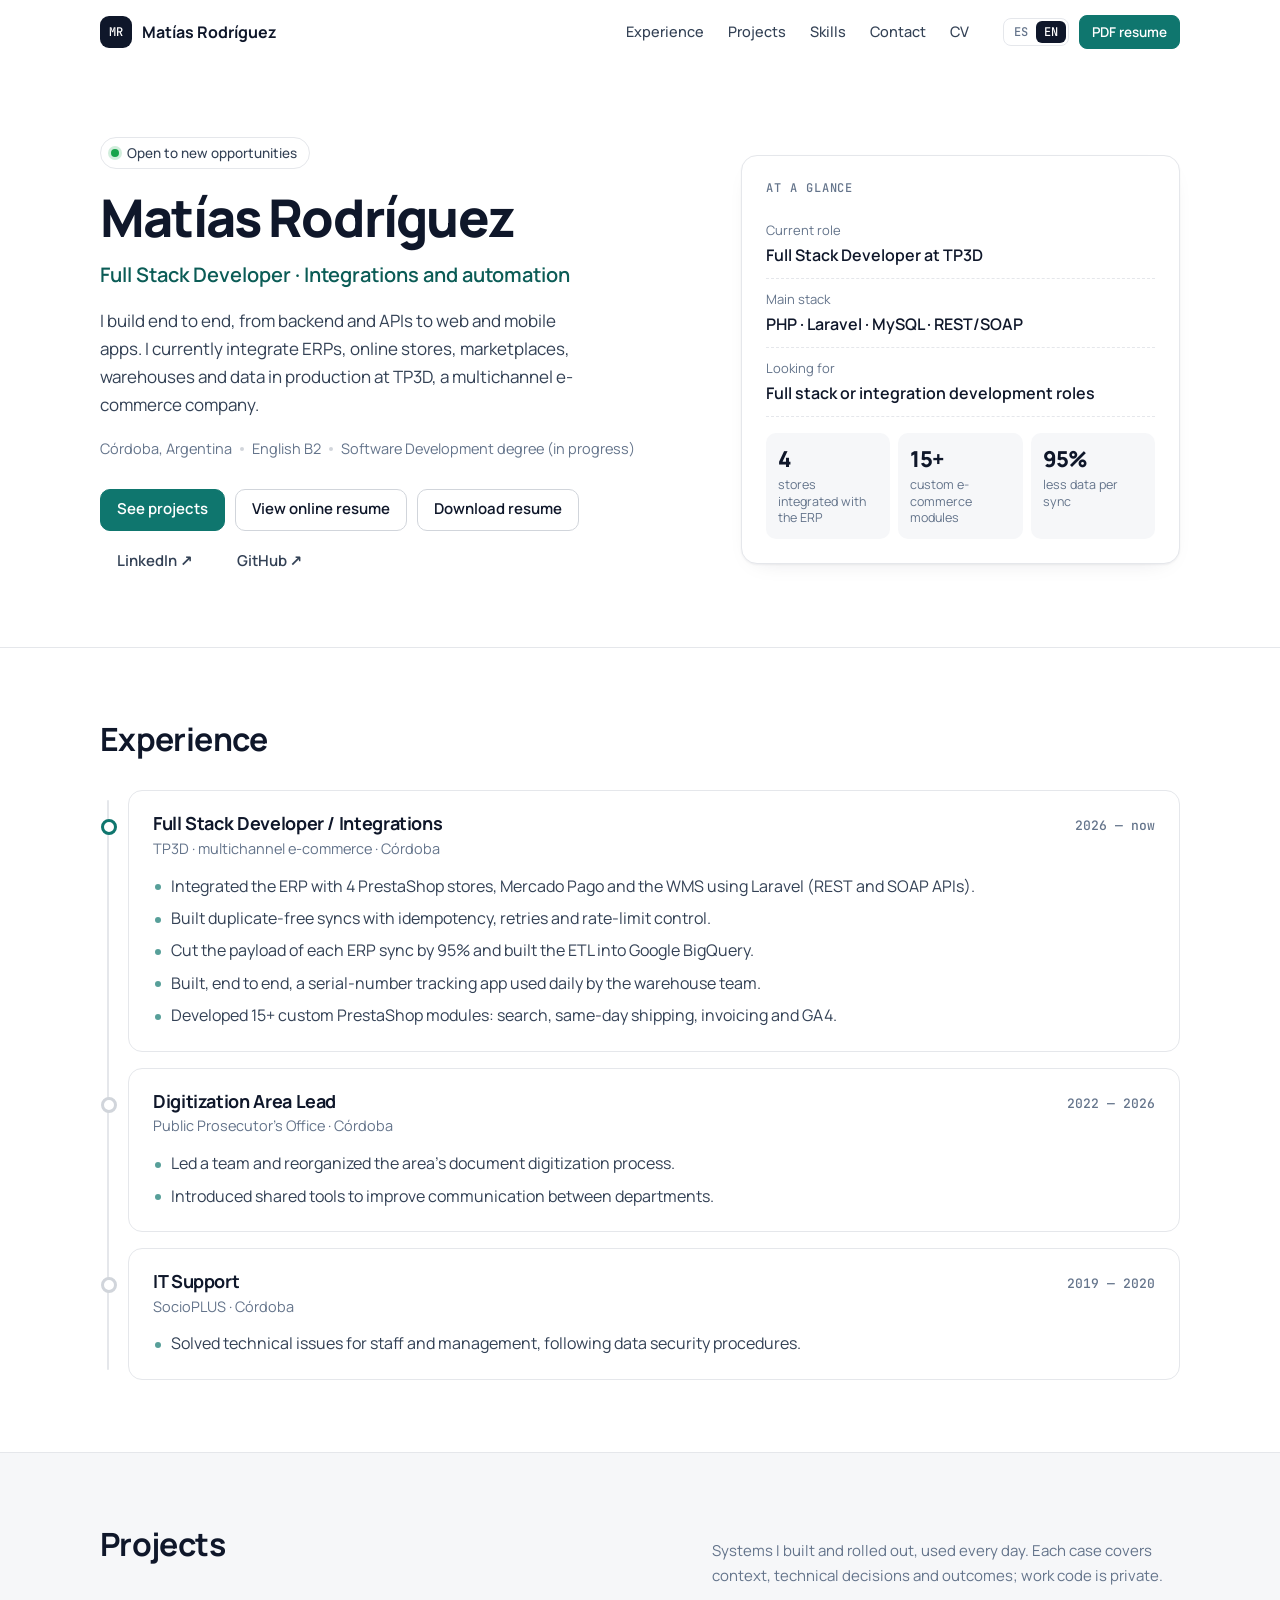
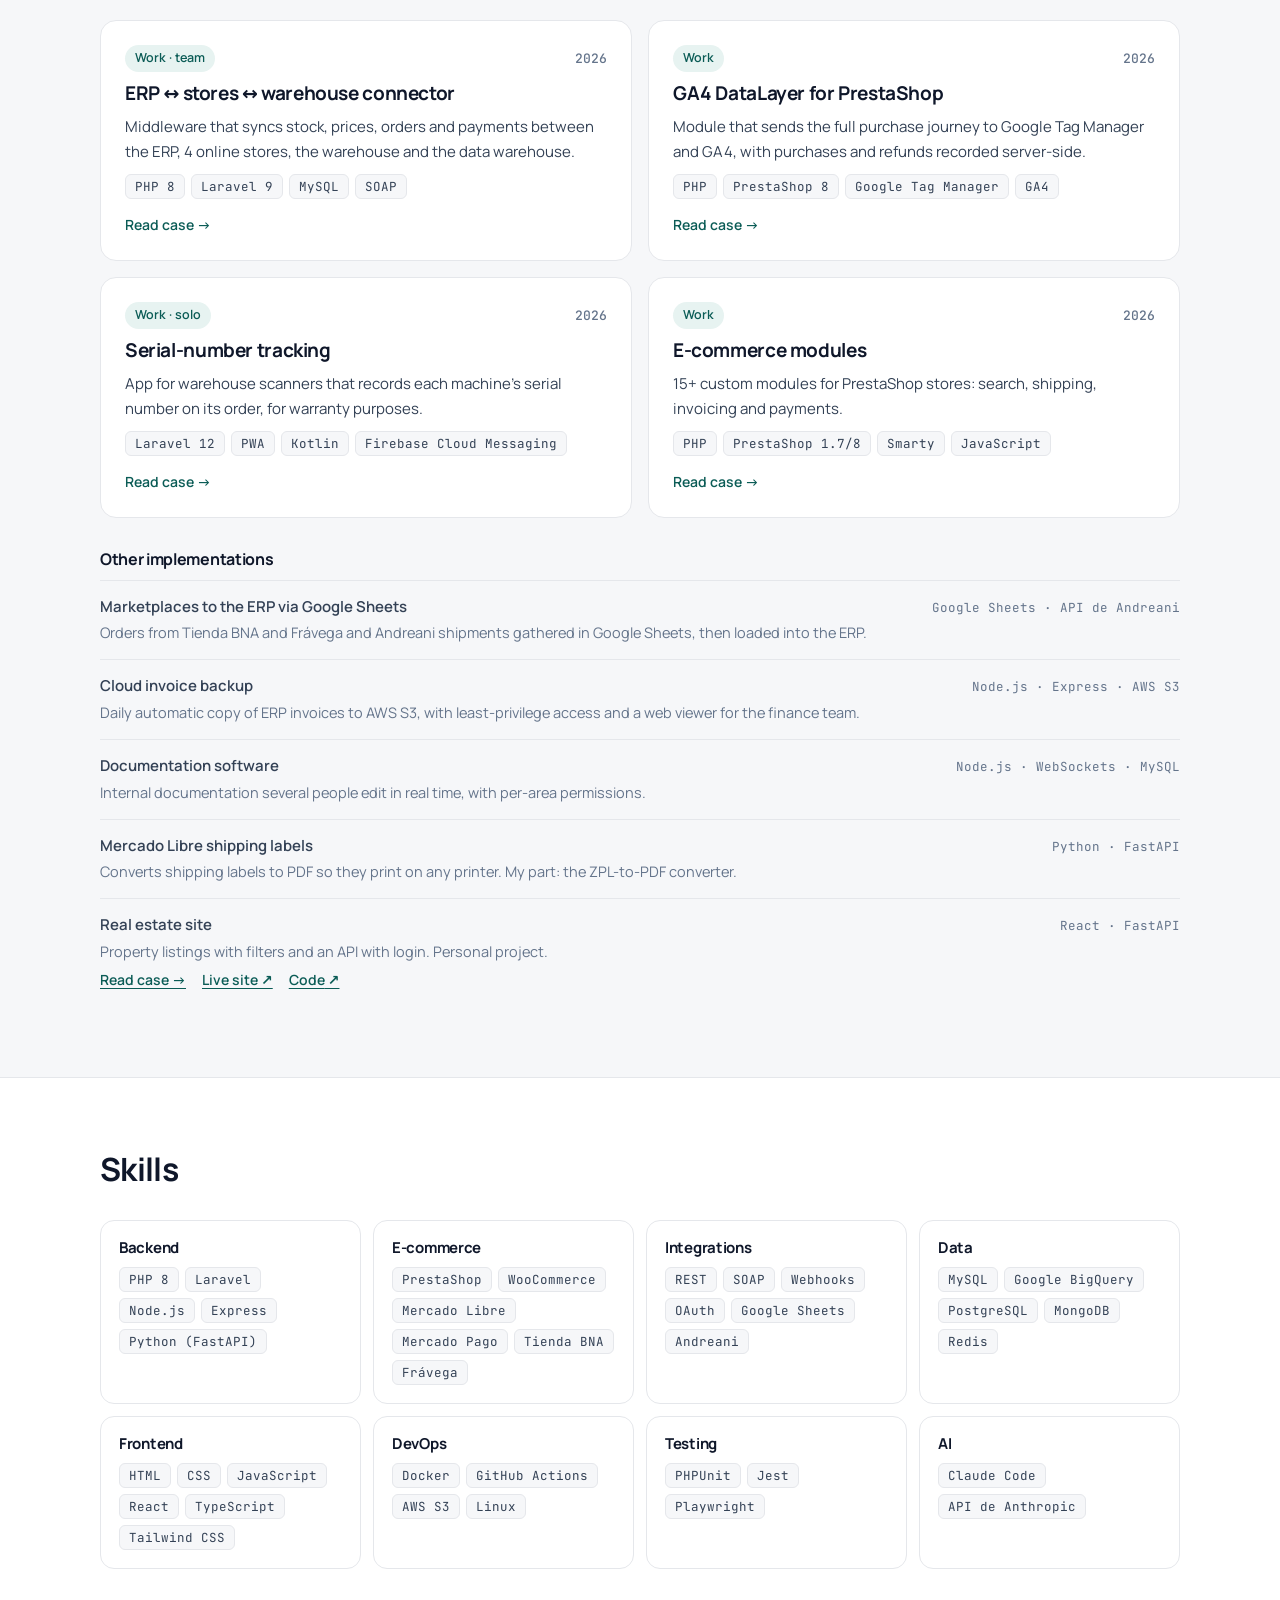
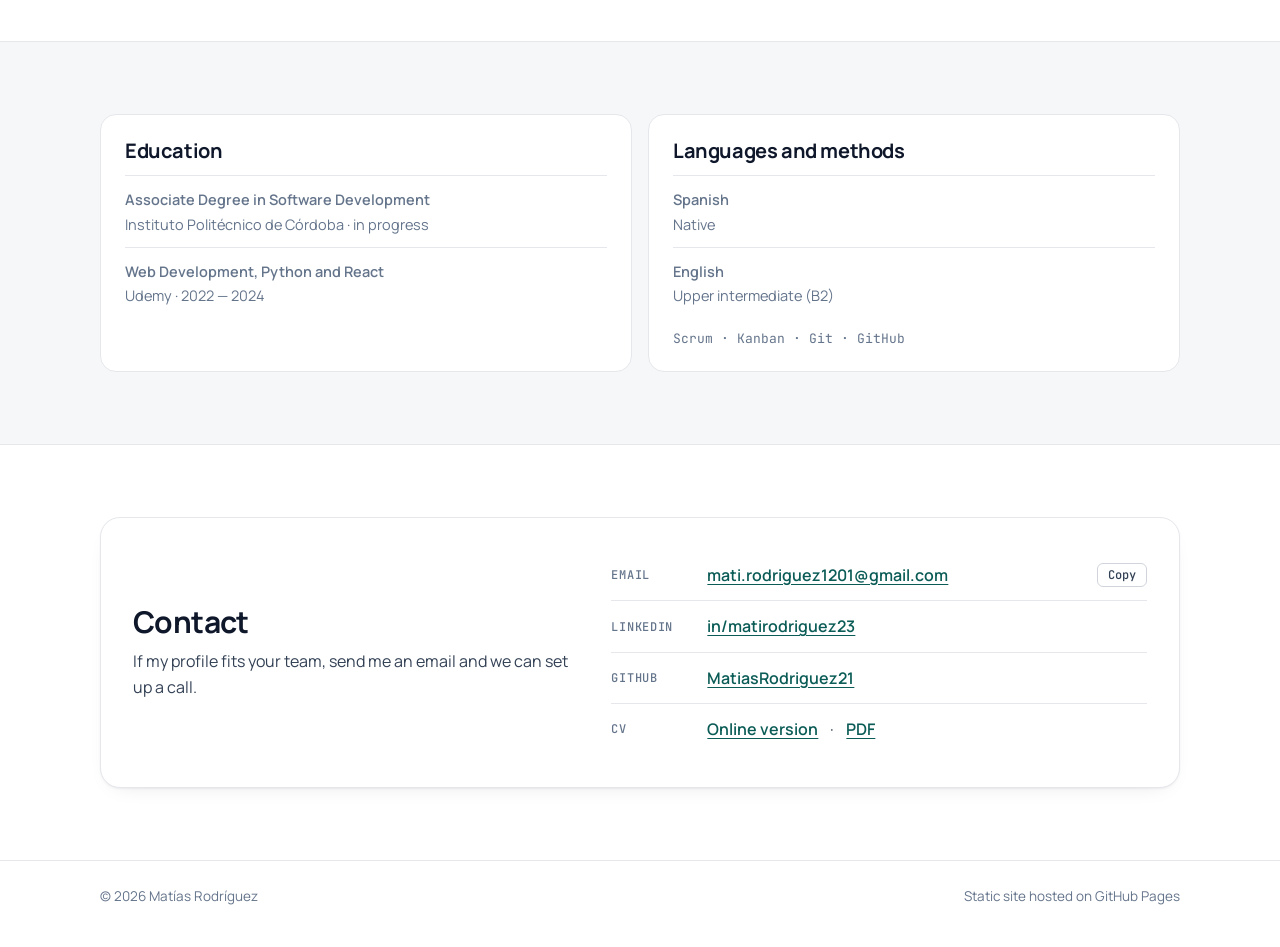
<file: index.html>
<!DOCTYPE html>
<html lang="es" data-lang="es">
<head>
  <meta charset="UTF-8">
  <meta name="viewport" content="width=device-width, initial-scale=1.0">
  <title>Matías Rodríguez — Desarrollador Full Stack</title>
  <meta name="description" content="Matías Rodríguez, desarrollador full stack en Córdoba, Argentina. Experiencia en integraciones, automatización y e-commerce.">
  <meta name="author" content="Matías Rodríguez">
  <meta name="theme-color" content="#ffffff" media="(prefers-color-scheme: light)">
  <meta name="theme-color" content="#0d1117" media="(prefers-color-scheme: dark)">
  <link rel="icon" href="favicon.svg" type="image/svg+xml">
  <link rel="preconnect" href="https://fonts.googleapis.com">
  <link rel="preconnect" href="https://fonts.gstatic.com" crossorigin>
  <link href="https://fonts.googleapis.com/css2?family=Manrope:wght@400;500;600;700;800&family=JetBrains+Mono:wght@400;500&display=swap" rel="stylesheet">
  <link rel="stylesheet" href="styles.css">
  <script>
    (function () {
      var lang = 'es';
      try { lang = localStorage.getItem('pp-lang') || (navigator.language || 'es').slice(0, 2); } catch (e) {}
      if (lang !== 'en') lang = 'es';
      document.documentElement.lang = lang;
      document.documentElement.dataset.lang = lang;
    })();
  </script>
</head>
<body data-title-es="Matías Rodríguez — Desarrollador Full Stack" data-title-en="Matías Rodríguez — Full Stack Developer">
  <a class="skip" href="#contenido"><span lang="es">Saltar al contenido</span><span lang="en">Skip to content</span></a>
  <header class="nav" id="nav">
    <div class="wrap nav__inner">
      <a class="brand" href="index.html">
        <span class="brand__mark" aria-hidden="true">MR</span>
        <span class="brand__name">Matías Rodríguez</span>
      </a>
      <nav class="nav__links" aria-label="Secciones">
        <a href="index.html#experiencia"><span lang="es">Experiencia</span><span lang="en">Experience</span></a>
        <a href="index.html#proyectos"><span lang="es">Proyectos</span><span lang="en">Projects</span></a>
        <a href="index.html#habilidades"><span lang="es">Habilidades</span><span lang="en">Skills</span></a>
        <a href="index.html#contacto"><span lang="es">Contacto</span><span lang="en">Contact</span></a>
        <a href="cv/">CV</a>
      </nav>
      <div class="nav__actions">
        <div class="lang" role="group" aria-label="Idioma / Language">
          <button type="button" data-set-lang="es" aria-pressed="true">ES</button>
          <button type="button" data-set-lang="en" aria-pressed="false">EN</button>
        </div>
        <a class="btn btn--small btn--solid" href="Rodriguez_Matias_CV.pdf" download><span lang="es">CV en PDF</span><span lang="en">PDF resume</span></a>
      </div>
    </div>
  </header>

  <main id="contenido">
    <!-- ============ Hero ============ -->
    <section class="hero">
      <div class="wrap hero__inner">
        <div class="hero__copy">
          <p class="status"><span class="dot" aria-hidden="true"></span><span lang="es">Abierto a nuevas oportunidades</span><span lang="en">Open to new opportunities</span></p>
          <h1>Matías Rodríguez</h1>
          <p class="hero__role"><span lang="es">Desarrollador Full Stack · Integraciones y automatización</span><span lang="en">Full Stack Developer · Integrations and automation</span></p>
          <p class="hero__bio" lang="es">Desarrollo de punta a punta, del backend y las APIs a aplicaciones web y móviles. Hoy integro ERP, tiendas online, marketplaces, depósito y datos en producción en TP3D, una empresa de e-commerce multicanal.</p><p class="hero__bio" lang="en">I build end to end, from backend and APIs to web and mobile apps. I currently integrate ERPs, online stores, marketplaces, warehouses and data in production at TP3D, a multichannel e-commerce company.</p>
          <ul class="facts">
            <li>Córdoba, Argentina</li>
            <li><span lang="es">Inglés B2</span><span lang="en">English B2</span></li>
            <li><span lang="es">Tecnicatura en Desarrollo de Software</span><span lang="en">Software Development degree (in progress)</span></li>
          </ul>
          <div class="hero__cta">
            <a class="btn btn--solid" href="#proyectos"><span lang="es">Ver proyectos</span><span lang="en">See projects</span></a>
            <a class="btn" href="cv/"><span lang="es">Ver CV online</span><span lang="en">View online resume</span></a>
            <a class="btn" href="Rodriguez_Matias_CV.pdf" download><span lang="es">Descargar CV</span><span lang="en">Download resume</span></a>
            <a class="btn btn--ghost" href="https://www.linkedin.com/in/matirodriguez23/" target="_blank" rel="noopener">LinkedIn ↗</a>
            <a class="btn btn--ghost" href="https://github.com/MatiasRodriguez21" target="_blank" rel="noopener">GitHub ↗</a>
          </div>
        </div>

        <aside class="summary" aria-label="Resumen">
          <p class="summary__label"><span lang="es">En pocas palabras</span><span lang="en">At a glance</span></p>
          <dl>
            <div><dt><span lang="es">Puesto actual</span><span lang="en">Current role</span></dt><dd><span lang="es">Desarrollador Full Stack en TP3D</span><span lang="en">Full Stack Developer at TP3D</span></dd></div>
            <div><dt><span lang="es">Stack principal</span><span lang="en">Main stack</span></dt><dd>PHP · Laravel · MySQL · REST/SOAP</dd></div>
            <div><dt><span lang="es">Busco</span><span lang="en">Looking for</span></dt><dd><span lang="es">Roles de desarrollo full stack o de integraciones</span><span lang="en">Full stack or integration development roles</span></dd></div>
          </dl>
          <ul class="stats">
            <li><strong>4</strong><span lang="es">tiendas integradas con el ERP</span><span lang="en">stores integrated with the ERP</span></li>
            <li><strong>15+</strong><span lang="es">módulos de e-commerce a medida</span><span lang="en">custom e-commerce modules</span></li>
            <li><strong>95%</strong><span lang="es">menos datos por sincronización</span><span lang="en">less data per sync</span></li>
          </ul>
        </aside>
      </div>
    </section>

    <!-- ============ Experiencia ============ -->
    <section class="section" id="experiencia">
      <div class="wrap">
        <header class="section__head">
          <h2><span lang="es">Experiencia</span><span lang="en">Experience</span></h2>
        </header>
        <ol class="timeline">
          <li class="job">
            <span class="job__dot" aria-hidden="true"></span>
            <div class="job__head">
              <h3><span lang="es">Desarrollador Full Stack / Integraciones</span><span lang="en">Full Stack Developer / Integrations</span></h3>
              <span class="job__when"><span lang="es">2026 — hoy</span><span lang="en">2026 — now</span></span>
            </div>
            <p class="job__org"><span lang="es">TP3D · e-commerce multicanal · Córdoba</span><span lang="en">TP3D · multichannel e-commerce · Córdoba</span></p>
            <ul class="list" lang="es"><li>Integré el ERP con 4 tiendas PrestaShop, Mercado Pago y el WMS en Laravel (APIs REST y SOAP).</li><li>Garanticé sincronizaciones sin duplicados con idempotencia, reintentos y control de rate limit.</li><li>Reduje un 95% la carga de cada sincronización con el ERP y armé el ETL a Google BigQuery.</li><li>Desarrollé de punta a punta una app de trazabilidad de seriales que el depósito usa a diario.</li><li>Creé más de 15 módulos PrestaShop a medida: buscador, envío en el día, Factura A y GA4.</li></ul><ul class="list" lang="en"><li>Integrated the ERP with 4 PrestaShop stores, Mercado Pago and the WMS using Laravel (REST and SOAP APIs).</li><li>Built duplicate-free syncs with idempotency, retries and rate-limit control.</li><li>Cut the payload of each ERP sync by 95% and built the ETL into Google BigQuery.</li><li>Built, end to end, a serial-number tracking app used daily by the warehouse team.</li><li>Developed 15+ custom PrestaShop modules: search, same-day shipping, invoicing and GA4.</li></ul>
          </li>
          <li class="job">
            <span class="job__dot" aria-hidden="true"></span>
            <div class="job__head">
              <h3><span lang="es">Encargado del área de Digitalización</span><span lang="en">Digitization Area Lead</span></h3>
              <span class="job__when"><span lang="es">2022 — 2026</span><span lang="en">2022 — 2026</span></span>
            </div>
            <p class="job__org"><span lang="es">Ministerio Público Fiscal · Córdoba</span><span lang="en">Public Prosecutor's Office · Córdoba</span></p>
            <ul class="list" lang="es"><li>Coordiné un equipo y reorganicé el proceso de digitalización de documentos del área.</li><li>Impulsé el uso de herramientas compartidas para mejorar la comunicación entre departamentos.</li></ul><ul class="list" lang="en"><li>Led a team and reorganized the area's document digitization process.</li><li>Introduced shared tools to improve communication between departments.</li></ul>
          </li>
          <li class="job">
            <span class="job__dot" aria-hidden="true"></span>
            <div class="job__head">
              <h3><span lang="es">Soporte técnico</span><span lang="en">IT Support</span></h3>
              <span class="job__when"><span lang="es">2019 — 2020</span><span lang="en">2019 — 2020</span></span>
            </div>
            <p class="job__org"><span lang="es">SocioPLUS · Córdoba</span><span lang="en">SocioPLUS · Córdoba</span></p>
            <ul class="list" lang="es"><li>Resolví incidencias técnicas de empleados y gerencia, aplicando procedimientos de seguridad de datos.</li></ul><ul class="list" lang="en"><li>Solved technical issues for staff and management, following data security procedures.</li></ul>
          </li>
        </ol>
      </div>
    </section>

    <!-- ============ Proyectos ============ -->
    <section class="section section--soft" id="proyectos">
      <div class="wrap">
        <header class="section__head">
          <h2><span lang="es">Proyectos</span><span lang="en">Projects</span></h2>
          <p class="section__note" lang="es">Sistemas que desarrollé e implementé, en uso todos los días. Cada caso tiene contexto, decisiones técnicas y resultados; el código de trabajo es privado.</p><p class="section__note" lang="en">Systems I built and rolled out, used every day. Each case covers context, technical decisions and outcomes; work code is private.</p>
        </header>
        <div class="pgrid">
          <article class="pcard">
            <div class="pcard__top">
              <span class="tag"><span lang="es">Trabajo · en equipo</span><span lang="en">Work · team</span></span>
              <span class="pcard__year">2026</span>
            </div>
            <h3><a class="pcard__link" href="proyectos/conector-erp.html"><span lang="es">Conector ERP ↔ tiendas ↔ depósito</span><span lang="en">ERP ↔ stores ↔ warehouse connector</span></a></h3>
            <p lang="es">Middleware que sincroniza stock, precios, pedidos y cobranzas entre el ERP, 4 tiendas online, el depósito y el data warehouse.</p><p lang="en">Middleware that syncs stock, prices, orders and payments between the ERP, 4 online stores, the warehouse and the data warehouse.</p>
            <ul class="chips"><li>PHP 8</li><li>Laravel 9</li><li>MySQL</li><li>SOAP</li></ul>
            <span class="pcard__more" aria-hidden="true"><span lang="es">Ver caso →</span><span lang="en">Read case →</span></span>
          </article>
          <article class="pcard">
            <div class="pcard__top">
              <span class="tag"><span lang="es">Trabajo</span><span lang="en">Work</span></span>
              <span class="pcard__year">2026</span>
            </div>
            <h3><a class="pcard__link" href="proyectos/datalayer-ga4.html"><span lang="es">DataLayer GA4 para PrestaShop</span><span lang="en">GA4 DataLayer for PrestaShop</span></a></h3>
            <p lang="es">Módulo que envía a Google Tag Manager y GA4 todo el recorrido de compra, con las compras y reembolsos registrados desde el servidor.</p><p lang="en">Module that sends the full purchase journey to Google Tag Manager and GA4, with purchases and refunds recorded server-side.</p>
            <ul class="chips"><li>PHP</li><li>PrestaShop 8</li><li>Google Tag Manager</li><li>GA4</li></ul>
            <span class="pcard__more" aria-hidden="true"><span lang="es">Ver caso →</span><span lang="en">Read case →</span></span>
          </article>
          <article class="pcard">
            <div class="pcard__top">
              <span class="tag"><span lang="es">Trabajo · propio</span><span lang="en">Work · solo</span></span>
              <span class="pcard__year">2026</span>
            </div>
            <h3><a class="pcard__link" href="proyectos/trazabilidad-seriales.html"><span lang="es">Trazabilidad de seriales</span><span lang="en">Serial-number tracking</span></a></h3>
            <p lang="es">App para los escáneres del depósito que registra el número de serie de cada máquina en su pedido, para la garantía.</p><p lang="en">App for warehouse scanners that records each machine’s serial number on its order, for warranty purposes.</p>
            <ul class="chips"><li>Laravel 12</li><li>PWA</li><li>Kotlin</li><li>Firebase Cloud Messaging</li></ul>
            <span class="pcard__more" aria-hidden="true"><span lang="es">Ver caso →</span><span lang="en">Read case →</span></span>
          </article>
          <article class="pcard">
            <div class="pcard__top">
              <span class="tag"><span lang="es">Trabajo</span><span lang="en">Work</span></span>
              <span class="pcard__year">2026</span>
            </div>
            <h3><a class="pcard__link" href="proyectos/modulos-ecommerce.html"><span lang="es">Módulos de e-commerce</span><span lang="en">E-commerce modules</span></a></h3>
            <p lang="es">Más de 15 módulos a medida para tiendas PrestaShop: búsqueda, envíos, facturación y pagos.</p><p lang="en">15+ custom modules for PrestaShop stores: search, shipping, invoicing and payments.</p>
            <ul class="chips"><li>PHP</li><li>PrestaShop 1.7/8</li><li>Smarty</li><li>JavaScript</li></ul>
            <span class="pcard__more" aria-hidden="true"><span lang="es">Ver caso →</span><span lang="en">Read case →</span></span>
          </article>
        </div>
        <div class="others">
          <h3><span lang="es">Otras implementaciones</span><span lang="en">Other implementations</span></h3>
          <ul>
            <li>
              <div class="others__main"><strong><span lang="es">Marketplaces al ERP vía Google Sheets</span><span lang="en">Marketplaces to the ERP via Google Sheets</span></strong><p lang="es">Pedidos de Tienda BNA y Frávega y envíos de Andreani en Google Sheets, y de ahí cargados al ERP.</p><p lang="en">Orders from Tienda BNA and Frávega and Andreani shipments gathered in Google Sheets, then loaded into the ERP.</p></div>
              <span class="others__stack">Google Sheets · API de Andreani</span>
              
            </li>
            <li>
              <div class="others__main"><strong><span lang="es">Backup de facturas en la nube</span><span lang="en">Cloud invoice backup</span></strong><p lang="es">Copia diaria y automática de las facturas del ERP a AWS S3, con permisos mínimos y un visor web para Administración.</p><p lang="en">Daily automatic copy of ERP invoices to AWS S3, with least-privilege access and a web viewer for the finance team.</p></div>
              <span class="others__stack">Node.js · Express · AWS S3</span>
              
            </li>
            <li>
              <div class="others__main"><strong><span lang="es">Software de documentación</span><span lang="en">Documentation software</span></strong><p lang="es">Documentación interna que varias personas editan en tiempo real, con permisos por área.</p><p lang="en">Internal documentation several people edit in real time, with per-area permissions.</p></div>
              <span class="others__stack">Node.js · WebSockets · MySQL</span>
              
            </li>
            <li>
              <div class="others__main"><strong><span lang="es">Etiquetas de Mercado Libre</span><span lang="en">Mercado Libre shipping labels</span></strong><p lang="es">Conversor de etiquetas de envío a PDF para imprimir en cualquier impresora. Mi aporte: el conversor ZPL a PDF.</p><p lang="en">Converts shipping labels to PDF so they print on any printer. My part: the ZPL-to-PDF converter.</p></div>
              <span class="others__stack">Python · FastAPI</span>
              
            </li>
            <li>
              <div class="others__main"><strong><span lang="es">Gestión inmobiliaria</span><span lang="en">Real estate site</span></strong><p lang="es">Sitio de propiedades con filtros y una API con inicio de sesión. Proyecto personal.</p><p lang="en">Property listings with filters and an API with login. Personal project.</p></div>
              <span class="others__stack">React · FastAPI</span>
              <span class="others__links"><a href="proyectos/inmobiliaria.html"><span lang="es">Ver caso</span><span lang="en">Read case</span> →</a> <a href="https://inmobiliaria-app-theta.vercel.app/" target="_blank" rel="noopener"><span lang="es">Ver sitio</span><span lang="en">Live site</span> ↗</a> <a href="https://github.com/MatiasRodriguez21/inmobiliaria-app" target="_blank" rel="noopener"><span lang="es">Código</span><span lang="en">Code</span> ↗</a></span>
            </li>
          </ul>
        </div>
      </div>
    </section>

    <!-- ============ Habilidades ============ -->
    <section class="section" id="habilidades">
      <div class="wrap">
        <header class="section__head">
          <h2><span lang="es">Habilidades</span><span lang="en">Skills</span></h2>
        </header>
        <div class="sgrid">
          <div class="scard">
            <h3><span lang="es">Backend</span><span lang="en">Backend</span></h3>
            <ul class="chips"><li>PHP 8</li><li>Laravel</li><li>Node.js</li><li>Express</li><li>Python (FastAPI)</li></ul>
          </div>
          <div class="scard">
            <h3><span lang="es">E-commerce</span><span lang="en">E-commerce</span></h3>
            <ul class="chips"><li>PrestaShop</li><li>WooCommerce</li><li>Mercado Libre</li><li>Mercado Pago</li><li>Tienda BNA</li><li>Frávega</li></ul>
          </div>
          <div class="scard">
            <h3><span lang="es">Integraciones</span><span lang="en">Integrations</span></h3>
            <ul class="chips"><li>REST</li><li>SOAP</li><li>Webhooks</li><li>OAuth</li><li>Google Sheets</li><li>Andreani</li></ul>
          </div>
          <div class="scard">
            <h3><span lang="es">Datos</span><span lang="en">Data</span></h3>
            <ul class="chips"><li>MySQL</li><li>Google BigQuery</li><li>PostgreSQL</li><li>MongoDB</li><li>Redis</li></ul>
          </div>
          <div class="scard">
            <h3><span lang="es">Frontend</span><span lang="en">Frontend</span></h3>
            <ul class="chips"><li>HTML</li><li>CSS</li><li>JavaScript</li><li>React</li><li>TypeScript</li><li>Tailwind CSS</li></ul>
          </div>
          <div class="scard">
            <h3><span lang="es">DevOps</span><span lang="en">DevOps</span></h3>
            <ul class="chips"><li>Docker</li><li>GitHub Actions</li><li>AWS S3</li><li>Linux</li></ul>
          </div>
          <div class="scard">
            <h3><span lang="es">Testing</span><span lang="en">Testing</span></h3>
            <ul class="chips"><li>PHPUnit</li><li>Jest</li><li>Playwright</li></ul>
          </div>
          <div class="scard">
            <h3><span lang="es">IA</span><span lang="en">AI</span></h3>
            <ul class="chips"><li>Claude Code</li><li>API de Anthropic</li></ul>
          </div>
        </div>
      </div>
    </section>

    <!-- ============ Formación e idiomas ============ -->
    <section class="section section--soft" id="formacion">
      <div class="wrap">
        <div class="duo">
          <div class="card">
            <h2 class="card__title"><span lang="es">Formación</span><span lang="en">Education</span></h2>
            <ul class="plain">
              <li><strong><span lang="es">Tecnicatura en Desarrollo de Software</span><span lang="en">Associate Degree in Software Development</span></strong><span>Instituto Politécnico de Córdoba · <span lang="es">en curso</span><span lang="en">in progress</span></span></li>
              <li><strong><span lang="es">Desarrollo Web, Python y React</span><span lang="en">Web Development, Python and React</span></strong><span>Udemy · 2022 — 2024</span></li>
            </ul>
          </div>
          <div class="card">
            <h2 class="card__title"><span lang="es">Idiomas y métodos</span><span lang="en">Languages and methods</span></h2>
            <ul class="plain">
              <li><strong><span lang="es">Español</span><span lang="en">Spanish</span></strong><span><span lang="es">Nativo</span><span lang="en">Native</span></span></li>
              <li><strong><span lang="es">Inglés</span><span lang="en">English</span></strong><span><span lang="es">Intermedio alto (B2)</span><span lang="en">Upper intermediate (B2)</span></span></li>
            </ul>
            <p class="card__note">Scrum · Kanban · Git · GitHub</p>
          </div>
        </div>
      </div>
    </section>

    <!-- ============ Contacto ============ -->
    <section class="section" id="contacto">
      <div class="wrap">
        <div class="contact">
          <div>
            <h2><span lang="es">Contacto</span><span lang="en">Contact</span></h2>
            <p lang="es">Si mi perfil encaja con tu equipo, escribime y coordinamos una charla.</p><p lang="en">If my profile fits your team, send me an email and we can set up a call.</p>
          </div>
          <ul class="contact__list">
            <li><span class="contact__k">Email</span><a href="mailto:mati.rodriguez1201@gmail.com">mati.rodriguez1201@gmail.com</a><button type="button" class="copy" id="copy" data-email="mati.rodriguez1201@gmail.com"><span lang="es">Copiar</span><span lang="en">Copy</span></button></li>
            <li><span class="contact__k">LinkedIn</span><a href="https://www.linkedin.com/in/matirodriguez23/" target="_blank" rel="noopener">in/matirodriguez23</a></li>
            <li><span class="contact__k">GitHub</span><a href="https://github.com/MatiasRodriguez21" target="_blank" rel="noopener">MatiasRodriguez21</a></li>
            <li><span class="contact__k">CV</span><a href="cv/"><span lang="es">Versión online</span><span lang="en">Online version</span></a> · <a href="Rodriguez_Matias_CV.pdf" download>PDF</a></li>
          </ul>
        </div>
      </div>
    </section>
  </main>

  <footer class="foot">
    <div class="wrap foot__inner">
      <span>© 2026 Matías Rodríguez</span>
      <span><span lang="es">Sitio estático alojado en GitHub Pages</span><span lang="en">Static site hosted on GitHub Pages</span></span>
    </div>
  </footer>
  <script src="script.js"></script>
</body>
</html>
</file>
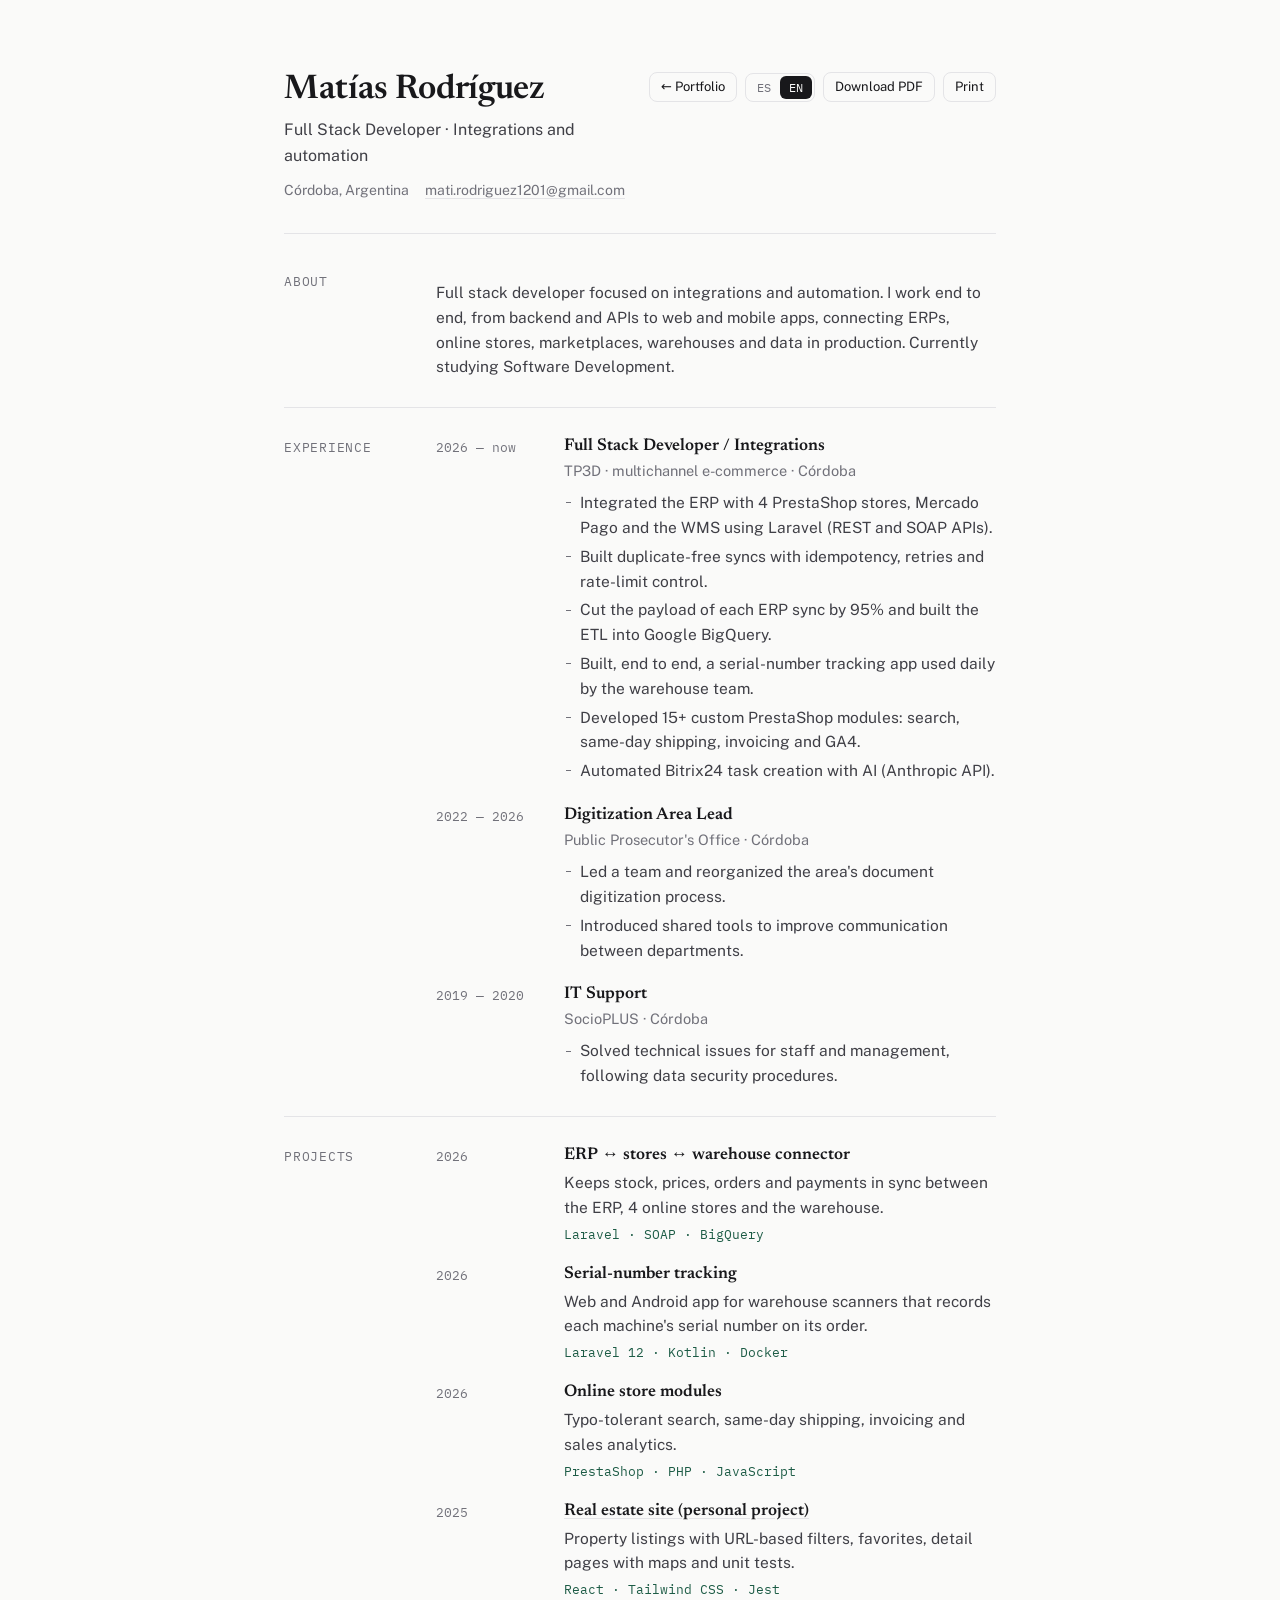
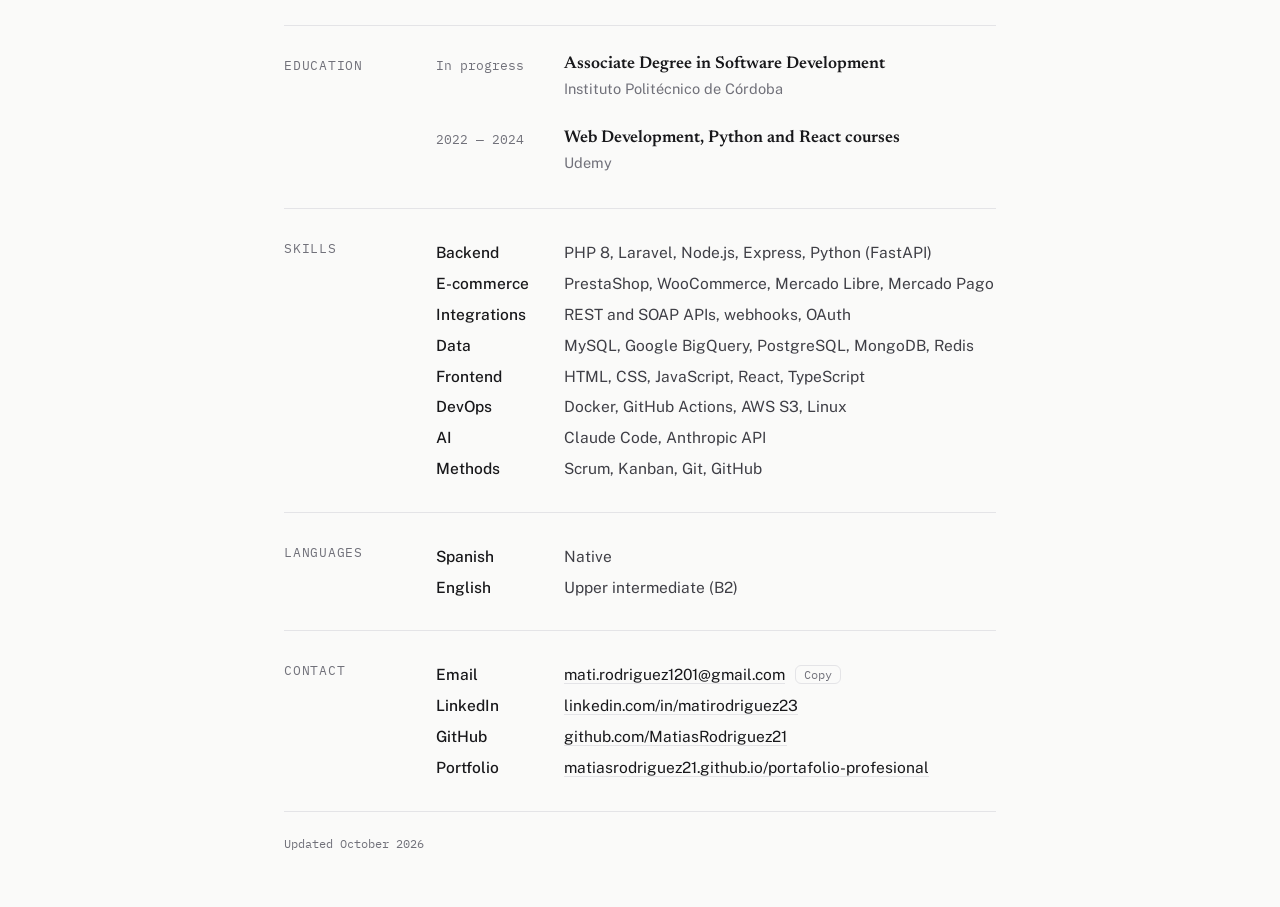
<file: cv/index.html>
<!DOCTYPE html>
<html lang="es" data-lang="es">
<head>
  <meta charset="UTF-8">
  <meta name="viewport" content="width=device-width, initial-scale=1.0">
  <title>Matías Rodríguez — CV</title>
  <meta name="description" content="Currículum de Matías Rodríguez, desarrollador full stack en Córdoba, Argentina. Integraciones, automatización y e-commerce.">
  <meta name="author" content="Matías Rodríguez">
  <meta name="theme-color" content="#fafaf9" media="(prefers-color-scheme: light)">
  <meta name="theme-color" content="#141414" media="(prefers-color-scheme: dark)">
  <link rel="icon" href="../favicon.svg" type="image/svg+xml">
  <link rel="preconnect" href="https://fonts.googleapis.com">
  <link rel="preconnect" href="https://fonts.gstatic.com" crossorigin>
  <link href="https://fonts.googleapis.com/css2?family=Newsreader:opsz,wght@6..72,500;6..72,600&family=Public+Sans:wght@400;500;600&family=IBM+Plex+Mono:wght@400&display=swap" rel="stylesheet">
  <link rel="stylesheet" href="styles.css">
  <script>
    // Idioma: el elegido antes, o el del navegador.
    (function () {
      var lang = 'es';
      try { lang = localStorage.getItem('pp-lang') || (navigator.language || 'es').slice(0, 2); } catch (e) {}
      if (lang !== 'en') lang = 'es';
      document.documentElement.lang = lang;
      document.documentElement.dataset.lang = lang;
    })();
  </script>
</head>
<body>
  <main class="cv">

    <!-- ============ Encabezado ============ -->
    <header class="top">
      <div class="top__id">
        <h1>Matías Rodríguez</h1>
        <p class="top__role">
          <span lang="es">Desarrollador Full Stack · Integraciones y automatización</span>
          <span lang="en">Full Stack Developer · Integrations and automation</span>
        </p>
        <p class="top__meta">
          <span>Córdoba, Argentina</span>
          <a href="mailto:mati.rodriguez1201@gmail.com">mati.rodriguez1201@gmail.com</a>
        </p>
      </div>

      <nav class="tools" aria-label="Opciones">
        <a class="tool" href="../index.html"><span lang="es">← Portafolio</span><span lang="en">← Portfolio</span></a>
        <div class="lang" role="group" aria-label="Idioma / Language">
          <button type="button" data-set-lang="es" aria-pressed="true">ES</button>
          <button type="button" data-set-lang="en" aria-pressed="false">EN</button>
        </div>
        <a class="tool" href="../Rodriguez_Matias_CV.pdf" download>
          <span lang="es">Descargar PDF</span><span lang="en">Download PDF</span>
        </a>
        <button class="tool" type="button" id="print">
          <span lang="es">Imprimir</span><span lang="en">Print</span>
        </button>
      </nav>
    </header>

    <!-- ============ Perfil ============ -->
    <section class="row">
      <h2><span lang="es">Perfil</span><span lang="en">About</span></h2>
      <div class="row__body">
        <p lang="es">Desarrollador full stack orientado a integraciones y automatización. Trabajo de punta a punta, del backend y las APIs a aplicaciones web y móviles, conectando ERP, tiendas online, marketplaces, depósito y datos en producción. Estudio la Tecnicatura en Desarrollo de Software.</p>
        <p lang="en">Full stack developer focused on integrations and automation. I work end to end, from backend and APIs to web and mobile apps, connecting ERPs, online stores, marketplaces, warehouses and data in production. Currently studying Software Development.</p>
      </div>
    </section>

    <!-- ============ Experiencia ============ -->
    <section class="row">
      <h2><span lang="es">Experiencia</span><span lang="en">Experience</span></h2>
      <div class="row__body">

        <article class="item">
          <p class="item__when"><span lang="es">2026 — hoy</span><span lang="en">2026 — now</span></p>
          <div>
            <h3>
              <span lang="es">Desarrollador Full Stack / Integraciones</span>
              <span lang="en">Full Stack Developer / Integrations</span>
            </h3>
            <p class="item__org">
              <span lang="es">TP3D · e-commerce multicanal · Córdoba</span>
              <span lang="en">TP3D · multichannel e-commerce · Córdoba</span>
            </p>
            <ul lang="es">
              <li>Integré el ERP con 4 tiendas PrestaShop, Mercado Pago y el WMS en Laravel (APIs REST y SOAP).</li>
              <li>Garanticé sincronizaciones sin duplicados con idempotencia, reintentos y control de rate limit.</li>
              <li>Reduje un 95% la carga de cada sincronización con el ERP y armé el ETL a Google BigQuery.</li>
              <li>Desarrollé de punta a punta una app de trazabilidad de seriales que el depósito usa a diario.</li>
              <li>Creé más de 15 módulos PrestaShop a medida: buscador, envío en el día, Factura A y GA4.</li>
              <li>Automaticé la creación de tareas en Bitrix24 con IA (API de Anthropic).</li>
            </ul>
            <ul lang="en">
              <li>Integrated the ERP with 4 PrestaShop stores, Mercado Pago and the WMS using Laravel (REST and SOAP APIs).</li>
              <li>Built duplicate-free syncs with idempotency, retries and rate-limit control.</li>
              <li>Cut the payload of each ERP sync by 95% and built the ETL into Google BigQuery.</li>
              <li>Built, end to end, a serial-number tracking app used daily by the warehouse team.</li>
              <li>Developed 15+ custom PrestaShop modules: search, same-day shipping, invoicing and GA4.</li>
              <li>Automated Bitrix24 task creation with AI (Anthropic API).</li>
            </ul>
          </div>
        </article>

        <article class="item">
          <p class="item__when">2022 — 2026</p>
          <div>
            <h3>
              <span lang="es">Encargado del área de Digitalización</span>
              <span lang="en">Digitization Area Lead</span>
            </h3>
            <p class="item__org">
              <span lang="es">Ministerio Público Fiscal · Córdoba</span>
              <span lang="en">Public Prosecutor's Office · Córdoba</span>
            </p>
            <ul lang="es">
              <li>Coordiné un equipo y reorganicé el proceso de digitalización de documentos del área.</li>
              <li>Impulsé el uso de herramientas compartidas para mejorar la comunicación entre departamentos.</li>
            </ul>
            <ul lang="en">
              <li>Led a team and reorganized the area's document digitization process.</li>
              <li>Introduced shared tools to improve communication between departments.</li>
            </ul>
          </div>
        </article>

        <article class="item">
          <p class="item__when">2019 — 2020</p>
          <div>
            <h3>
              <span lang="es">Soporte técnico</span>
              <span lang="en">IT Support</span>
            </h3>
            <p class="item__org">SocioPLUS · Córdoba</p>
            <ul lang="es">
              <li>Resolví incidencias técnicas de empleados y gerencia, aplicando procedimientos de seguridad de datos.</li>
            </ul>
            <ul lang="en">
              <li>Solved technical issues for staff and management, following data security procedures.</li>
            </ul>
          </div>
        </article>
      </div>
    </section>

    <!-- ============ Proyectos ============ -->
    <section class="row">
      <h2><span lang="es">Proyectos</span><span lang="en">Projects</span></h2>
      <div class="row__body">
        <article class="item">
          <p class="item__when">2026</p>
          <div>
            <h3><span lang="es">Conector ERP ↔ tiendas ↔ depósito</span><span lang="en">ERP ↔ stores ↔ warehouse connector</span></h3>
            <p lang="es">Sincroniza stock, precios, pedidos y cobranzas entre el ERP, 4 tiendas online y el depósito.</p>
            <p lang="en">Keeps stock, prices, orders and payments in sync between the ERP, 4 online stores and the warehouse.</p>
            <p class="item__stack">Laravel · SOAP · BigQuery</p>
          </div>
        </article>
        <article class="item">
          <p class="item__when">2026</p>
          <div>
            <h3><span lang="es">Trazabilidad de seriales</span><span lang="en">Serial-number tracking</span></h3>
            <p lang="es">App web y Android para escáneres de depósito que registra el serial de cada máquina en su pedido.</p>
            <p lang="en">Web and Android app for warehouse scanners that records each machine's serial number on its order.</p>
            <p class="item__stack">Laravel 12 · Kotlin · Docker</p>
          </div>
        </article>
        <article class="item">
          <p class="item__when">2026</p>
          <div>
            <h3><span lang="es">Módulos para tienda online</span><span lang="en">Online store modules</span></h3>
            <p lang="es">Buscador tolerante a errores, envío en el día, Factura A y analítica de ventas.</p>
            <p lang="en">Typo-tolerant search, same-day shipping, invoicing and sales analytics.</p>
            <p class="item__stack">PrestaShop · PHP · JavaScript</p>
          </div>
        </article>
        <article class="item">
          <p class="item__when">2025</p>
          <div>
            <h3>
              <a href="https://inmobiliaria-app-theta.vercel.app/" target="_blank" rel="noopener">
                <span lang="es">Inmobiliaria (proyecto personal)</span><span lang="en">Real estate site (personal project)</span>
              </a>
            </h3>
            <p lang="es">Listado de propiedades con filtros en la URL, favoritos, ficha con mapa y tests unitarios.</p>
            <p lang="en">Property listings with URL-based filters, favorites, detail pages with maps and unit tests.</p>
            <p class="item__stack">React · Tailwind CSS · Jest</p>
          </div>
        </article>
      </div>
    </section>

    <!-- ============ Educación ============ -->
    <section class="row">
      <h2><span lang="es">Educación</span><span lang="en">Education</span></h2>
      <div class="row__body">
        <article class="item">
          <p class="item__when"><span lang="es">En curso</span><span lang="en">In progress</span></p>
          <div>
            <h3><span lang="es">Tecnicatura en Desarrollo de Software</span><span lang="en">Associate Degree in Software Development</span></h3>
            <p class="item__org">Instituto Politécnico de Córdoba</p>
          </div>
        </article>
        <article class="item">
          <p class="item__when">2022 — 2024</p>
          <div>
            <h3><span lang="es">Cursos de Desarrollo Web, Python y React</span><span lang="en">Web Development, Python and React courses</span></h3>
            <p class="item__org">Udemy</p>
          </div>
        </article>
      </div>
    </section>

    <!-- ============ Habilidades ============ -->
    <section class="row">
      <h2><span lang="es">Habilidades</span><span lang="en">Skills</span></h2>
      <div class="row__body">
        <dl class="skills">
          <div><dt>Backend</dt><dd>PHP 8, Laravel, Node.js, Express, Python (FastAPI)</dd></div>
          <div><dt>E-commerce</dt><dd>PrestaShop, WooCommerce, Mercado Libre, Mercado Pago</dd></div>
          <div><dt><span lang="es">Integraciones</span><span lang="en">Integrations</span></dt><dd><span lang="es">APIs REST y SOAP, webhooks, OAuth</span><span lang="en">REST and SOAP APIs, webhooks, OAuth</span></dd></div>
          <div><dt><span lang="es">Datos</span><span lang="en">Data</span></dt><dd>MySQL, Google BigQuery, PostgreSQL, MongoDB, Redis</dd></div>
          <div><dt>Frontend</dt><dd>HTML, CSS, JavaScript, React, TypeScript</dd></div>
          <div><dt>DevOps</dt><dd>Docker, GitHub Actions, AWS S3, Linux</dd></div>
          <div><dt><span lang="es">IA</span><span lang="en">AI</span></dt><dd>Claude Code, <span lang="es">API de Anthropic</span><span lang="en">Anthropic API</span></dd></div>
          <div><dt><span lang="es">Métodos</span><span lang="en">Methods</span></dt><dd>Scrum, Kanban, Git, GitHub</dd></div>
        </dl>
      </div>
    </section>

    <!-- ============ Idiomas ============ -->
    <section class="row">
      <h2><span lang="es">Idiomas</span><span lang="en">Languages</span></h2>
      <div class="row__body">
        <dl class="skills">
          <div><dt><span lang="es">Español</span><span lang="en">Spanish</span></dt><dd><span lang="es">Nativo</span><span lang="en">Native</span></dd></div>
          <div><dt><span lang="es">Inglés</span><span lang="en">English</span></dt><dd><span lang="es">Intermedio alto (B2)</span><span lang="en">Upper intermediate (B2)</span></dd></div>
        </dl>
      </div>
    </section>

    <!-- ============ Contacto ============ -->
    <section class="row">
      <h2><span lang="es">Contacto</span><span lang="en">Contact</span></h2>
      <div class="row__body">
        <dl class="skills links">
          <div>
            <dt>Email</dt>
            <dd>
              <a href="mailto:mati.rodriguez1201@gmail.com">mati.rodriguez1201@gmail.com</a>
              <button type="button" class="copy" id="copy" data-email="mati.rodriguez1201@gmail.com">
                <span lang="es">Copiar</span><span lang="en">Copy</span>
              </button>
            </dd>
          </div>
          <div><dt>LinkedIn</dt><dd><a href="https://www.linkedin.com/in/matirodriguez23/" target="_blank" rel="noopener">linkedin.com/in/matirodriguez23</a></dd></div>
          <div><dt>GitHub</dt><dd><a href="https://github.com/MatiasRodriguez21" target="_blank" rel="noopener">github.com/MatiasRodriguez21</a></dd></div>
          <div><dt><span lang="es">Portafolio</span><span lang="en">Portfolio</span></dt><dd><a href="https://matiasrodriguez21.github.io/portafolio-profesional/index.html" target="_blank" rel="noopener">matiasrodriguez21.github.io/portafolio-profesional</a></dd></div>
        </dl>
      </div>
    </section>

    <footer class="foot">
      <span lang="es">Actualizado en octubre de 2026</span>
      <span lang="en">Updated October 2026</span>
    </footer>
  </main>

  <script src="script.js"></script>
</body>
</html>
</file>
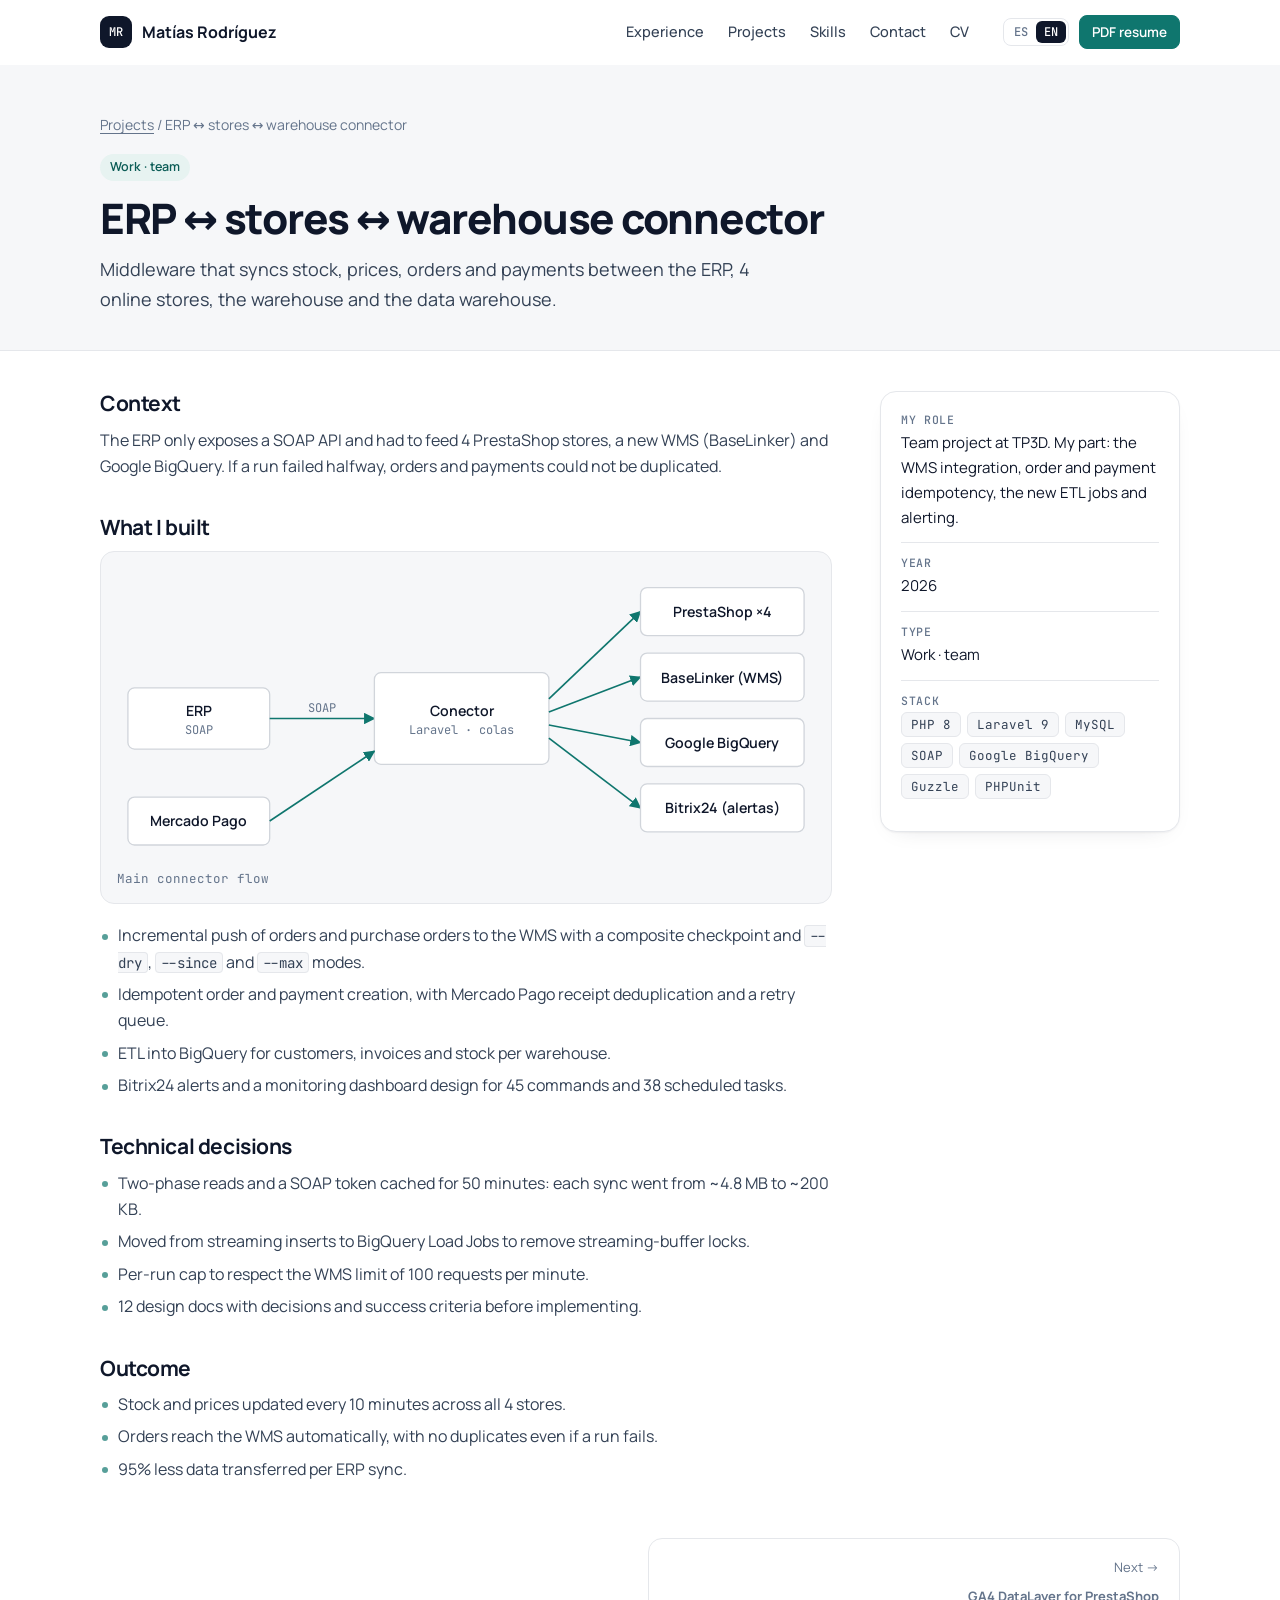
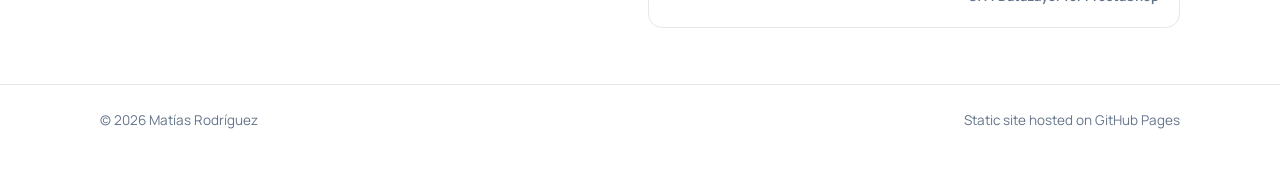
<file: proyectos/conector-erp.html>
<!DOCTYPE html>
<html lang="es" data-lang="es">
<head>
  <meta charset="UTF-8">
  <meta name="viewport" content="width=device-width, initial-scale=1.0">
  <title>Conector ERP ↔ tiendas ↔ depósito — Matías Rodríguez</title>
  <meta name="description" content="Middleware que sincroniza stock, precios, pedidos y cobranzas entre el ERP, 4 tiendas online, el depósito y el data warehouse.">
  <meta name="author" content="Matías Rodríguez">
  <meta name="theme-color" content="#ffffff" media="(prefers-color-scheme: light)">
  <meta name="theme-color" content="#0d1117" media="(prefers-color-scheme: dark)">
  <link rel="icon" href="../favicon.svg" type="image/svg+xml">
  <link rel="preconnect" href="https://fonts.googleapis.com">
  <link rel="preconnect" href="https://fonts.gstatic.com" crossorigin>
  <link href="https://fonts.googleapis.com/css2?family=Manrope:wght@400;500;600;700;800&family=JetBrains+Mono:wght@400;500&display=swap" rel="stylesheet">
  <link rel="stylesheet" href="../styles.css">
  <script>
    (function () {
      var lang = 'es';
      try { lang = localStorage.getItem('pp-lang') || (navigator.language || 'es').slice(0, 2); } catch (e) {}
      if (lang !== 'en') lang = 'es';
      document.documentElement.lang = lang;
      document.documentElement.dataset.lang = lang;
    })();
  </script>
</head>
<body data-title-es="Conector ERP ↔ tiendas ↔ depósito — Matías Rodríguez" data-title-en="ERP ↔ stores ↔ warehouse connector — Matías Rodríguez">
  <a class="skip" href="#contenido"><span lang="es">Saltar al contenido</span><span lang="en">Skip to content</span></a>
  <header class="nav" id="nav">
    <div class="wrap nav__inner">
      <a class="brand" href="../index.html">
        <span class="brand__mark" aria-hidden="true">MR</span>
        <span class="brand__name">Matías Rodríguez</span>
      </a>
      <nav class="nav__links" aria-label="Secciones">
        <a href="../index.html#experiencia"><span lang="es">Experiencia</span><span lang="en">Experience</span></a>
        <a href="../index.html#proyectos"><span lang="es">Proyectos</span><span lang="en">Projects</span></a>
        <a href="../index.html#habilidades"><span lang="es">Habilidades</span><span lang="en">Skills</span></a>
        <a href="../index.html#contacto"><span lang="es">Contacto</span><span lang="en">Contact</span></a>
        <a href="../cv/">CV</a>
      </nav>
      <div class="nav__actions">
        <div class="lang" role="group" aria-label="Idioma / Language">
          <button type="button" data-set-lang="es" aria-pressed="true">ES</button>
          <button type="button" data-set-lang="en" aria-pressed="false">EN</button>
        </div>
        <a class="btn btn--small btn--solid" href="../Rodriguez_Matias_CV.pdf" download><span lang="es">CV en PDF</span><span lang="en">PDF resume</span></a>
      </div>
    </div>
  </header>
  <main id="contenido">
    <header class="chead">
      <div class="wrap">
        <p class="crumbs"><a href="../index.html#proyectos"><span lang="es">Proyectos</span><span lang="en">Projects</span></a> <span aria-hidden="true">/</span> <span lang="es">Conector ERP ↔ tiendas ↔ depósito</span><span lang="en">ERP ↔ stores ↔ warehouse connector</span></p>
        <span class="tag"><span lang="es">Trabajo · en equipo</span><span lang="en">Work · team</span></span>
        <h1><span lang="es">Conector ERP ↔ tiendas ↔ depósito</span><span lang="en">ERP ↔ stores ↔ warehouse connector</span></h1>
        <p class="chead__summary" lang="es">Middleware que sincroniza stock, precios, pedidos y cobranzas entre el ERP, 4 tiendas online, el depósito y el data warehouse.</p><p class="chead__summary" lang="en">Middleware that syncs stock, prices, orders and payments between the ERP, 4 online stores, the warehouse and the data warehouse.</p>
      </div>
    </header>

    <div class="wrap case">
      <article class="case__body">
        <section class="case__sec">
          <h2><span lang="es">Contexto</span><span lang="en">Context</span></h2>
          <p lang="es">El ERP solo expone una API SOAP y tenía que alimentar 4 tiendas PrestaShop, un WMS nuevo (BaseLinker) y Google BigQuery. Si una corrida fallaba a mitad de camino, no se podían duplicar pedidos ni cobranzas.</p><p lang="en">The ERP only exposes a SOAP API and had to feed 4 PrestaShop stores, a new WMS (BaseLinker) and Google BigQuery. If a run failed halfway, orders and payments could not be duplicated.</p>
        </section>
        <section class="case__sec">
          <h2><span lang="es">Qué construí</span><span lang="en">What I built</span></h2>
          <figure class="diagram">
        <svg viewBox="0 0 640 270" role="img" aria-label="Flujo principal del conector">
          <defs><marker id="arrow" viewBox="0 0 10 10" refX="9" refY="5" markerWidth="7" markerHeight="7" orient="auto-start-reverse"><path d="M0 0 10 5 0 10z" class="d-arrow"/></marker></defs>
          <rect x="10" y="110" width="130" height="56" rx="6" class="d-box"/><text x="75" y="136" class="d-t">ERP</text><text x="75" y="152" class="d-s">SOAP</text><line x1="140" y1="138" x2="236" y2="138" class="d-l" marker-end="url(#arrow)"/><text x="188" y="132" class="d-lab">SOAP</text><rect x="236" y="96" width="160" height="84" rx="6" class="d-box"/><text x="316" y="136" class="d-t">Conector</text><text x="316" y="152" class="d-s">Laravel · colas</text><line x1="396" y1="120" x2="480" y2="40" class="d-l" marker-end="url(#arrow)"/><line x1="396" y1="132" x2="480" y2="100" class="d-l" marker-end="url(#arrow)"/><line x1="396" y1="144" x2="480" y2="160" class="d-l" marker-end="url(#arrow)"/><line x1="396" y1="156" x2="480" y2="220" class="d-l" marker-end="url(#arrow)"/><rect x="480" y="18" width="150" height="44" rx="6" class="d-box"/><text x="555" y="45" class="d-t">PrestaShop ×4</text><rect x="480" y="78" width="150" height="44" rx="6" class="d-box"/><text x="555" y="105" class="d-t">BaseLinker (WMS)</text><rect x="480" y="138" width="150" height="44" rx="6" class="d-box"/><text x="555" y="165" class="d-t">Google BigQuery</text><rect x="480" y="198" width="150" height="44" rx="6" class="d-box"/><text x="555" y="225" class="d-t">Bitrix24 (alertas)</text><rect x="10" y="210" width="130" height="44" rx="6" class="d-box"/><text x="75" y="237" class="d-t">Mercado Pago</text><line x1="140" y1="232" x2="236" y2="168" class="d-l" marker-end="url(#arrow)"/>
        </svg>
        <figcaption><span lang="es">Flujo principal del conector</span><span lang="en">Main connector flow</span></figcaption>
      </figure><ul class="list" lang="es"><li>Envío incremental de pedidos y órdenes de compra al WMS con checkpoint compuesto y modos <code>--dry</code>, <code>--desde</code> y <code>--max</code>.</li><li>Idempotencia en el alta de pedidos y cobranzas, con deduplicación de recibos de Mercado Pago y cola de reintentos.</li><li>ETL a BigQuery de clientes, facturas y stock por depósito.</li><li>Alertas a Bitrix24 y diseño de un panel de monitoreo para 45 comandos y 38 tareas programadas.</li></ul><ul class="list" lang="en"><li>Incremental push of orders and purchase orders to the WMS with a composite checkpoint and <code>--dry</code>, <code>--since</code> and <code>--max</code> modes.</li><li>Idempotent order and payment creation, with Mercado Pago receipt deduplication and a retry queue.</li><li>ETL into BigQuery for customers, invoices and stock per warehouse.</li><li>Bitrix24 alerts and a monitoring dashboard design for 45 commands and 38 scheduled tasks.</li></ul>
        </section>
        <section class="case__sec">
          <h2><span lang="es">Decisiones técnicas</span><span lang="en">Technical decisions</span></h2>
          <ul class="list" lang="es"><li>Lectura en dos fases y token SOAP cacheado por 50 minutos: cada sincronización pasó de ~4.8 MB a ~200 KB.</li><li>Migración de streaming inserts a Load Jobs en BigQuery para eliminar los bloqueos del streaming buffer.</li><li>Tope por corrida para respetar el límite de 100 requests por minuto del WMS.</li><li>12 documentos de diseño con decisiones y criterios de éxito antes de implementar.</li></ul><ul class="list" lang="en"><li>Two-phase reads and a SOAP token cached for 50 minutes: each sync went from ~4.8 MB to ~200 KB.</li><li>Moved from streaming inserts to BigQuery Load Jobs to remove streaming-buffer locks.</li><li>Per-run cap to respect the WMS limit of 100 requests per minute.</li><li>12 design docs with decisions and success criteria before implementing.</li></ul>
        </section>
        <section class="case__sec">
          <h2><span lang="es">Resultado</span><span lang="en">Outcome</span></h2>
          <ul class="list" lang="es"><li>Stock y precios actualizados cada 10 minutos en las 4 tiendas.</li><li>Pedidos que llegan solos al WMS, sin duplicados aunque una corrida falle.</li><li>95% menos datos transferidos por sincronización con el ERP.</li></ul><ul class="list" lang="en"><li>Stock and prices updated every 10 minutes across all 4 stores.</li><li>Orders reach the WMS automatically, with no duplicates even if a run fails.</li><li>95% less data transferred per ERP sync.</li></ul>
        </section>

      </article>

      <aside class="meta" aria-label="Ficha del proyecto">
        <dl>
          <div><dt><span lang="es">Mi rol</span><span lang="en">My role</span></dt><dd><span lang="es">Proyecto de equipo en TP3D. Mi aporte: la integración con el WMS, la idempotencia de pedidos y cobranzas, los nuevos ETL y las alertas.</span><span lang="en">Team project at TP3D. My part: the WMS integration, order and payment idempotency, the new ETL jobs and alerting.</span></dd></div>
          <div><dt><span lang="es">Año</span><span lang="en">Year</span></dt><dd>2026</dd></div>
          <div><dt><span lang="es">Tipo</span><span lang="en">Type</span></dt><dd><span lang="es">Trabajo · en equipo</span><span lang="en">Work · team</span></dd></div>
          <div><dt>Stack</dt><dd><ul class="chips"><li>PHP 8</li><li>Laravel 9</li><li>MySQL</li><li>SOAP</li><li>Google BigQuery</li><li>Guzzle</li><li>PHPUnit</li></ul></dd></div>
        </dl>
        
      </aside>
    </div>

    <div class="wrap"><nav class="pn" aria-label="Otros casos"><span></span><a class="pn__item pn__item--next" href="datalayer-ga4.html"><span><span lang="es">Siguiente →</span><span lang="en">Next →</span></span><strong><span lang="es">DataLayer GA4 para PrestaShop</span><span lang="en">GA4 DataLayer for PrestaShop</span></strong></a></nav></div>
  </main>

  <footer class="foot">
    <div class="wrap foot__inner">
      <span>© 2026 Matías Rodríguez</span>
      <span><span lang="es">Sitio estático alojado en GitHub Pages</span><span lang="en">Static site hosted on GitHub Pages</span></span>
    </div>
  </footer>
  <script src="../script.js"></script>
</body>
</html>
</file>
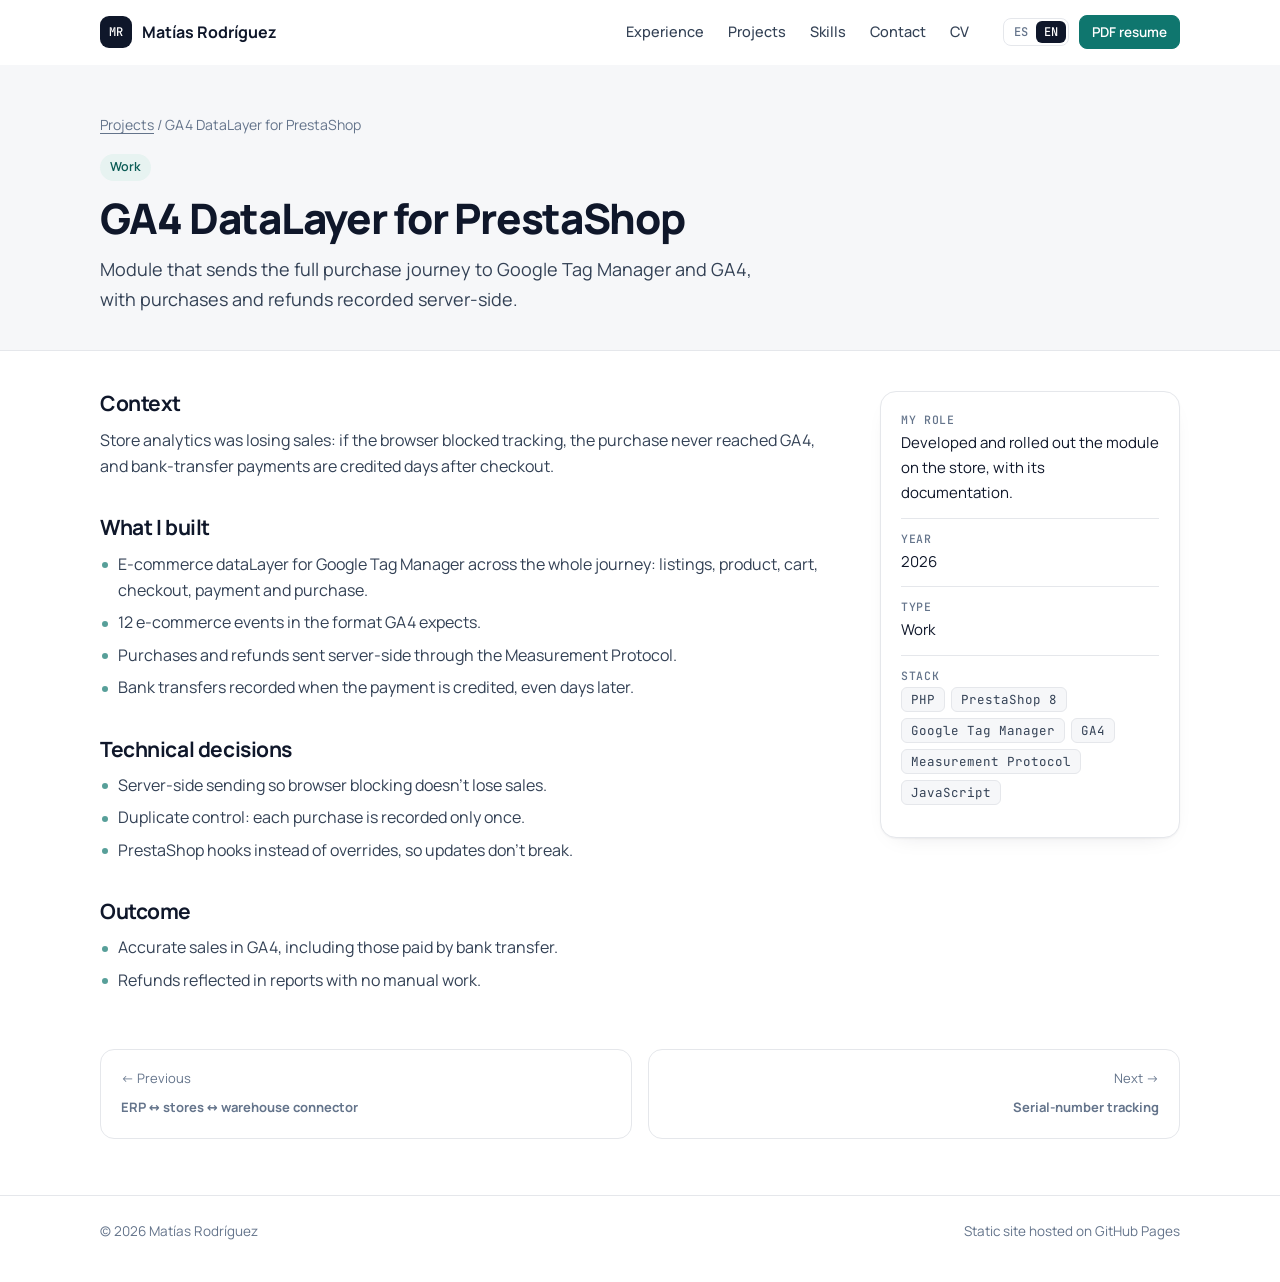
<file: proyectos/datalayer-ga4.html>
<!DOCTYPE html>
<html lang="es" data-lang="es">
<head>
  <meta charset="UTF-8">
  <meta name="viewport" content="width=device-width, initial-scale=1.0">
  <title>DataLayer GA4 para PrestaShop — Matías Rodríguez</title>
  <meta name="description" content="Módulo que envía a Google Tag Manager y GA4 todo el recorrido de compra, con las compras y reembolsos registrados desde el servidor.">
  <meta name="author" content="Matías Rodríguez">
  <meta name="theme-color" content="#ffffff" media="(prefers-color-scheme: light)">
  <meta name="theme-color" content="#0d1117" media="(prefers-color-scheme: dark)">
  <link rel="icon" href="../favicon.svg" type="image/svg+xml">
  <link rel="preconnect" href="https://fonts.googleapis.com">
  <link rel="preconnect" href="https://fonts.gstatic.com" crossorigin>
  <link href="https://fonts.googleapis.com/css2?family=Manrope:wght@400;500;600;700;800&family=JetBrains+Mono:wght@400;500&display=swap" rel="stylesheet">
  <link rel="stylesheet" href="../styles.css">
  <script>
    (function () {
      var lang = 'es';
      try { lang = localStorage.getItem('pp-lang') || (navigator.language || 'es').slice(0, 2); } catch (e) {}
      if (lang !== 'en') lang = 'es';
      document.documentElement.lang = lang;
      document.documentElement.dataset.lang = lang;
    })();
  </script>
</head>
<body data-title-es="DataLayer GA4 para PrestaShop — Matías Rodríguez" data-title-en="GA4 DataLayer for PrestaShop — Matías Rodríguez">
  <a class="skip" href="#contenido"><span lang="es">Saltar al contenido</span><span lang="en">Skip to content</span></a>
  <header class="nav" id="nav">
    <div class="wrap nav__inner">
      <a class="brand" href="../index.html">
        <span class="brand__mark" aria-hidden="true">MR</span>
        <span class="brand__name">Matías Rodríguez</span>
      </a>
      <nav class="nav__links" aria-label="Secciones">
        <a href="../index.html#experiencia"><span lang="es">Experiencia</span><span lang="en">Experience</span></a>
        <a href="../index.html#proyectos"><span lang="es">Proyectos</span><span lang="en">Projects</span></a>
        <a href="../index.html#habilidades"><span lang="es">Habilidades</span><span lang="en">Skills</span></a>
        <a href="../index.html#contacto"><span lang="es">Contacto</span><span lang="en">Contact</span></a>
        <a href="../cv/">CV</a>
      </nav>
      <div class="nav__actions">
        <div class="lang" role="group" aria-label="Idioma / Language">
          <button type="button" data-set-lang="es" aria-pressed="true">ES</button>
          <button type="button" data-set-lang="en" aria-pressed="false">EN</button>
        </div>
        <a class="btn btn--small btn--solid" href="../Rodriguez_Matias_CV.pdf" download><span lang="es">CV en PDF</span><span lang="en">PDF resume</span></a>
      </div>
    </div>
  </header>
  <main id="contenido">
    <header class="chead">
      <div class="wrap">
        <p class="crumbs"><a href="../index.html#proyectos"><span lang="es">Proyectos</span><span lang="en">Projects</span></a> <span aria-hidden="true">/</span> <span lang="es">DataLayer GA4 para PrestaShop</span><span lang="en">GA4 DataLayer for PrestaShop</span></p>
        <span class="tag"><span lang="es">Trabajo</span><span lang="en">Work</span></span>
        <h1><span lang="es">DataLayer GA4 para PrestaShop</span><span lang="en">GA4 DataLayer for PrestaShop</span></h1>
        <p class="chead__summary" lang="es">Módulo que envía a Google Tag Manager y GA4 todo el recorrido de compra, con las compras y reembolsos registrados desde el servidor.</p><p class="chead__summary" lang="en">Module that sends the full purchase journey to Google Tag Manager and GA4, with purchases and refunds recorded server-side.</p>
      </div>
    </header>

    <div class="wrap case">
      <article class="case__body">
        <section class="case__sec">
          <h2><span lang="es">Contexto</span><span lang="en">Context</span></h2>
          <p lang="es">La analítica de la tienda perdía ventas: si el navegador bloqueaba el seguimiento, la compra no llegaba a GA4, y los pagos por transferencia se acreditan días después de la compra.</p><p lang="en">Store analytics was losing sales: if the browser blocked tracking, the purchase never reached GA4, and bank-transfer payments are credited days after checkout.</p>
        </section>
        <section class="case__sec">
          <h2><span lang="es">Qué construí</span><span lang="en">What I built</span></h2>
          <ul class="list" lang="es"><li>dataLayer de e-commerce para Google Tag Manager en todo el recorrido: listados, producto, carrito, checkout, pago y compra.</li><li>12 eventos de e-commerce con el formato que espera GA4.</li><li>Compras y reembolsos enviados desde el servidor por Measurement Protocol.</li><li>Registro de las transferencias cuando el pago se acredita, aunque sea días después.</li></ul><ul class="list" lang="en"><li>E-commerce dataLayer for Google Tag Manager across the whole journey: listings, product, cart, checkout, payment and purchase.</li><li>12 e-commerce events in the format GA4 expects.</li><li>Purchases and refunds sent server-side through the Measurement Protocol.</li><li>Bank transfers recorded when the payment is credited, even days later.</li></ul>
        </section>
        <section class="case__sec">
          <h2><span lang="es">Decisiones técnicas</span><span lang="en">Technical decisions</span></h2>
          <ul class="list" lang="es"><li>Envío desde el servidor para que el bloqueo del navegador no haga perder ventas.</li><li>Control de duplicados: cada compra se registra una sola vez.</li><li>Hooks de PrestaShop en lugar de overrides, para no romper las actualizaciones.</li></ul><ul class="list" lang="en"><li>Server-side sending so browser blocking doesn’t lose sales.</li><li>Duplicate control: each purchase is recorded only once.</li><li>PrestaShop hooks instead of overrides, so updates don’t break.</li></ul>
        </section>
        <section class="case__sec">
          <h2><span lang="es">Resultado</span><span lang="en">Outcome</span></h2>
          <ul class="list" lang="es"><li>Ventas medidas con precisión en GA4, incluidas las que se pagan por transferencia.</li><li>Reembolsos reflejados en los reportes sin carga manual.</li></ul><ul class="list" lang="en"><li>Accurate sales in GA4, including those paid by bank transfer.</li><li>Refunds reflected in reports with no manual work.</li></ul>
        </section>

      </article>

      <aside class="meta" aria-label="Ficha del proyecto">
        <dl>
          <div><dt><span lang="es">Mi rol</span><span lang="en">My role</span></dt><dd><span lang="es">Desarrollo e implementación del módulo en la tienda, con su documentación.</span><span lang="en">Developed and rolled out the module on the store, with its documentation.</span></dd></div>
          <div><dt><span lang="es">Año</span><span lang="en">Year</span></dt><dd>2026</dd></div>
          <div><dt><span lang="es">Tipo</span><span lang="en">Type</span></dt><dd><span lang="es">Trabajo</span><span lang="en">Work</span></dd></div>
          <div><dt>Stack</dt><dd><ul class="chips"><li>PHP</li><li>PrestaShop 8</li><li>Google Tag Manager</li><li>GA4</li><li>Measurement Protocol</li><li>JavaScript</li></ul></dd></div>
        </dl>
        
      </aside>
    </div>

    <div class="wrap"><nav class="pn" aria-label="Otros casos"><a class="pn__item" href="conector-erp.html"><span><span lang="es">← Anterior</span><span lang="en">← Previous</span></span><strong><span lang="es">Conector ERP ↔ tiendas ↔ depósito</span><span lang="en">ERP ↔ stores ↔ warehouse connector</span></strong></a><a class="pn__item pn__item--next" href="trazabilidad-seriales.html"><span><span lang="es">Siguiente →</span><span lang="en">Next →</span></span><strong><span lang="es">Trazabilidad de seriales</span><span lang="en">Serial-number tracking</span></strong></a></nav></div>
  </main>

  <footer class="foot">
    <div class="wrap foot__inner">
      <span>© 2026 Matías Rodríguez</span>
      <span><span lang="es">Sitio estático alojado en GitHub Pages</span><span lang="en">Static site hosted on GitHub Pages</span></span>
    </div>
  </footer>
  <script src="../script.js"></script>
</body>
</html>
</file>
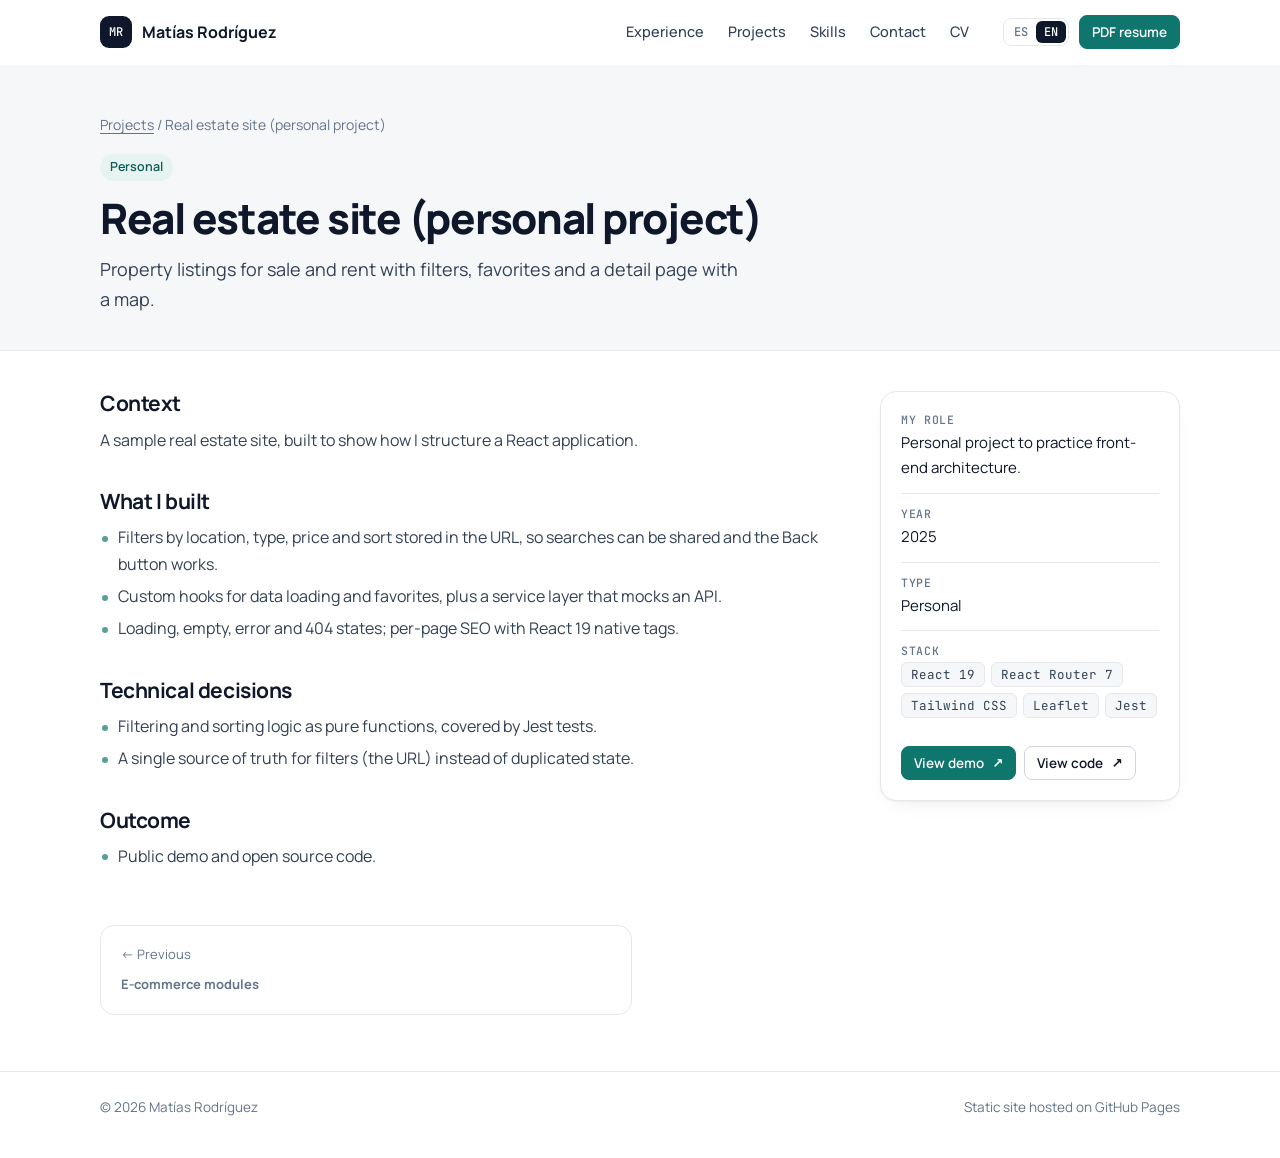
<file: proyectos/inmobiliaria.html>
<!DOCTYPE html>
<html lang="es" data-lang="es">
<head>
  <meta charset="UTF-8">
  <meta name="viewport" content="width=device-width, initial-scale=1.0">
  <title>Inmobiliaria (proyecto personal) — Matías Rodríguez</title>
  <meta name="description" content="Sitio de propiedades en venta y alquiler con filtros, favoritos y ficha con mapa.">
  <meta name="author" content="Matías Rodríguez">
  <meta name="theme-color" content="#ffffff" media="(prefers-color-scheme: light)">
  <meta name="theme-color" content="#0d1117" media="(prefers-color-scheme: dark)">
  <link rel="icon" href="../favicon.svg" type="image/svg+xml">
  <link rel="preconnect" href="https://fonts.googleapis.com">
  <link rel="preconnect" href="https://fonts.gstatic.com" crossorigin>
  <link href="https://fonts.googleapis.com/css2?family=Manrope:wght@400;500;600;700;800&family=JetBrains+Mono:wght@400;500&display=swap" rel="stylesheet">
  <link rel="stylesheet" href="../styles.css">
  <script>
    (function () {
      var lang = 'es';
      try { lang = localStorage.getItem('pp-lang') || (navigator.language || 'es').slice(0, 2); } catch (e) {}
      if (lang !== 'en') lang = 'es';
      document.documentElement.lang = lang;
      document.documentElement.dataset.lang = lang;
    })();
  </script>
</head>
<body data-title-es="Inmobiliaria (proyecto personal) — Matías Rodríguez" data-title-en="Real estate site (personal project) — Matías Rodríguez">
  <a class="skip" href="#contenido"><span lang="es">Saltar al contenido</span><span lang="en">Skip to content</span></a>
  <header class="nav" id="nav">
    <div class="wrap nav__inner">
      <a class="brand" href="../index.html">
        <span class="brand__mark" aria-hidden="true">MR</span>
        <span class="brand__name">Matías Rodríguez</span>
      </a>
      <nav class="nav__links" aria-label="Secciones">
        <a href="../index.html#experiencia"><span lang="es">Experiencia</span><span lang="en">Experience</span></a>
        <a href="../index.html#proyectos"><span lang="es">Proyectos</span><span lang="en">Projects</span></a>
        <a href="../index.html#habilidades"><span lang="es">Habilidades</span><span lang="en">Skills</span></a>
        <a href="../index.html#contacto"><span lang="es">Contacto</span><span lang="en">Contact</span></a>
        <a href="../cv/">CV</a>
      </nav>
      <div class="nav__actions">
        <div class="lang" role="group" aria-label="Idioma / Language">
          <button type="button" data-set-lang="es" aria-pressed="true">ES</button>
          <button type="button" data-set-lang="en" aria-pressed="false">EN</button>
        </div>
        <a class="btn btn--small btn--solid" href="../Rodriguez_Matias_CV.pdf" download><span lang="es">CV en PDF</span><span lang="en">PDF resume</span></a>
      </div>
    </div>
  </header>
  <main id="contenido">
    <header class="chead">
      <div class="wrap">
        <p class="crumbs"><a href="../index.html#proyectos"><span lang="es">Proyectos</span><span lang="en">Projects</span></a> <span aria-hidden="true">/</span> <span lang="es">Inmobiliaria (proyecto personal)</span><span lang="en">Real estate site (personal project)</span></p>
        <span class="tag"><span lang="es">Personal</span><span lang="en">Personal</span></span>
        <h1><span lang="es">Inmobiliaria (proyecto personal)</span><span lang="en">Real estate site (personal project)</span></h1>
        <p class="chead__summary" lang="es">Sitio de propiedades en venta y alquiler con filtros, favoritos y ficha con mapa.</p><p class="chead__summary" lang="en">Property listings for sale and rent with filters, favorites and a detail page with a map.</p>
      </div>
    </header>

    <div class="wrap case">
      <article class="case__body">
        <section class="case__sec">
          <h2><span lang="es">Contexto</span><span lang="en">Context</span></h2>
          <p lang="es">Un sitio inmobiliario de ejemplo, pensado para mostrar cómo organizo una aplicación de React.</p><p lang="en">A sample real estate site, built to show how I structure a React application.</p>
        </section>
        <section class="case__sec">
          <h2><span lang="es">Qué construí</span><span lang="en">What I built</span></h2>
          <ul class="list" lang="es"><li>Filtros por ubicación, tipo, precio y orden guardados en la URL, para compartir búsquedas y usar el botón Atrás.</li><li>Hooks propios para carga de datos y favoritos, y una capa de servicio que simula una API.</li><li>Estados de carga, vacío, error y página 404; SEO por página con las etiquetas nativas de React 19.</li></ul><ul class="list" lang="en"><li>Filters by location, type, price and sort stored in the URL, so searches can be shared and the Back button works.</li><li>Custom hooks for data loading and favorites, plus a service layer that mocks an API.</li><li>Loading, empty, error and 404 states; per-page SEO with React 19 native tags.</li></ul>
        </section>
        <section class="case__sec">
          <h2><span lang="es">Decisiones técnicas</span><span lang="en">Technical decisions</span></h2>
          <ul class="list" lang="es"><li>Lógica de filtrado y orden como funciones puras, cubiertas con tests de Jest.</li><li>Una sola fuente de verdad para los filtros (la URL) en lugar de estado duplicado.</li></ul><ul class="list" lang="en"><li>Filtering and sorting logic as pure functions, covered by Jest tests.</li><li>A single source of truth for filters (the URL) instead of duplicated state.</li></ul>
        </section>
        <section class="case__sec">
          <h2><span lang="es">Resultado</span><span lang="en">Outcome</span></h2>
          <ul class="list" lang="es"><li>Demo pública y código abierto.</li></ul><ul class="list" lang="en"><li>Public demo and open source code.</li></ul>
        </section>

      </article>

      <aside class="meta" aria-label="Ficha del proyecto">
        <dl>
          <div><dt><span lang="es">Mi rol</span><span lang="en">My role</span></dt><dd><span lang="es">Proyecto personal para practicar arquitectura de front-end.</span><span lang="en">Personal project to practice front-end architecture.</span></dd></div>
          <div><dt><span lang="es">Año</span><span lang="en">Year</span></dt><dd>2025</dd></div>
          <div><dt><span lang="es">Tipo</span><span lang="en">Type</span></dt><dd><span lang="es">Personal</span><span lang="en">Personal</span></dd></div>
          <div><dt>Stack</dt><dd><ul class="chips"><li>React 19</li><li>React Router 7</li><li>Tailwind CSS</li><li>Leaflet</li><li>Jest</li></ul></dd></div>
        </dl>
        <div class="meta__links"><a class="btn btn--small btn--solid" href="https://inmobiliaria-app-theta.vercel.app/" target="_blank" rel="noopener"><span lang="es">Ver demo</span><span lang="en">View demo</span> ↗</a><a class="btn btn--small " href="https://github.com/MatiasRodriguez21/inmobiliaria-app" target="_blank" rel="noopener"><span lang="es">Ver código</span><span lang="en">View code</span> ↗</a></div>
      </aside>
    </div>

    <div class="wrap"><nav class="pn" aria-label="Otros casos"><a class="pn__item" href="modulos-ecommerce.html"><span><span lang="es">← Anterior</span><span lang="en">← Previous</span></span><strong><span lang="es">Módulos de e-commerce</span><span lang="en">E-commerce modules</span></strong></a><span></span></nav></div>
  </main>

  <footer class="foot">
    <div class="wrap foot__inner">
      <span>© 2026 Matías Rodríguez</span>
      <span><span lang="es">Sitio estático alojado en GitHub Pages</span><span lang="en">Static site hosted on GitHub Pages</span></span>
    </div>
  </footer>
  <script src="../script.js"></script>
</body>
</html>
</file>
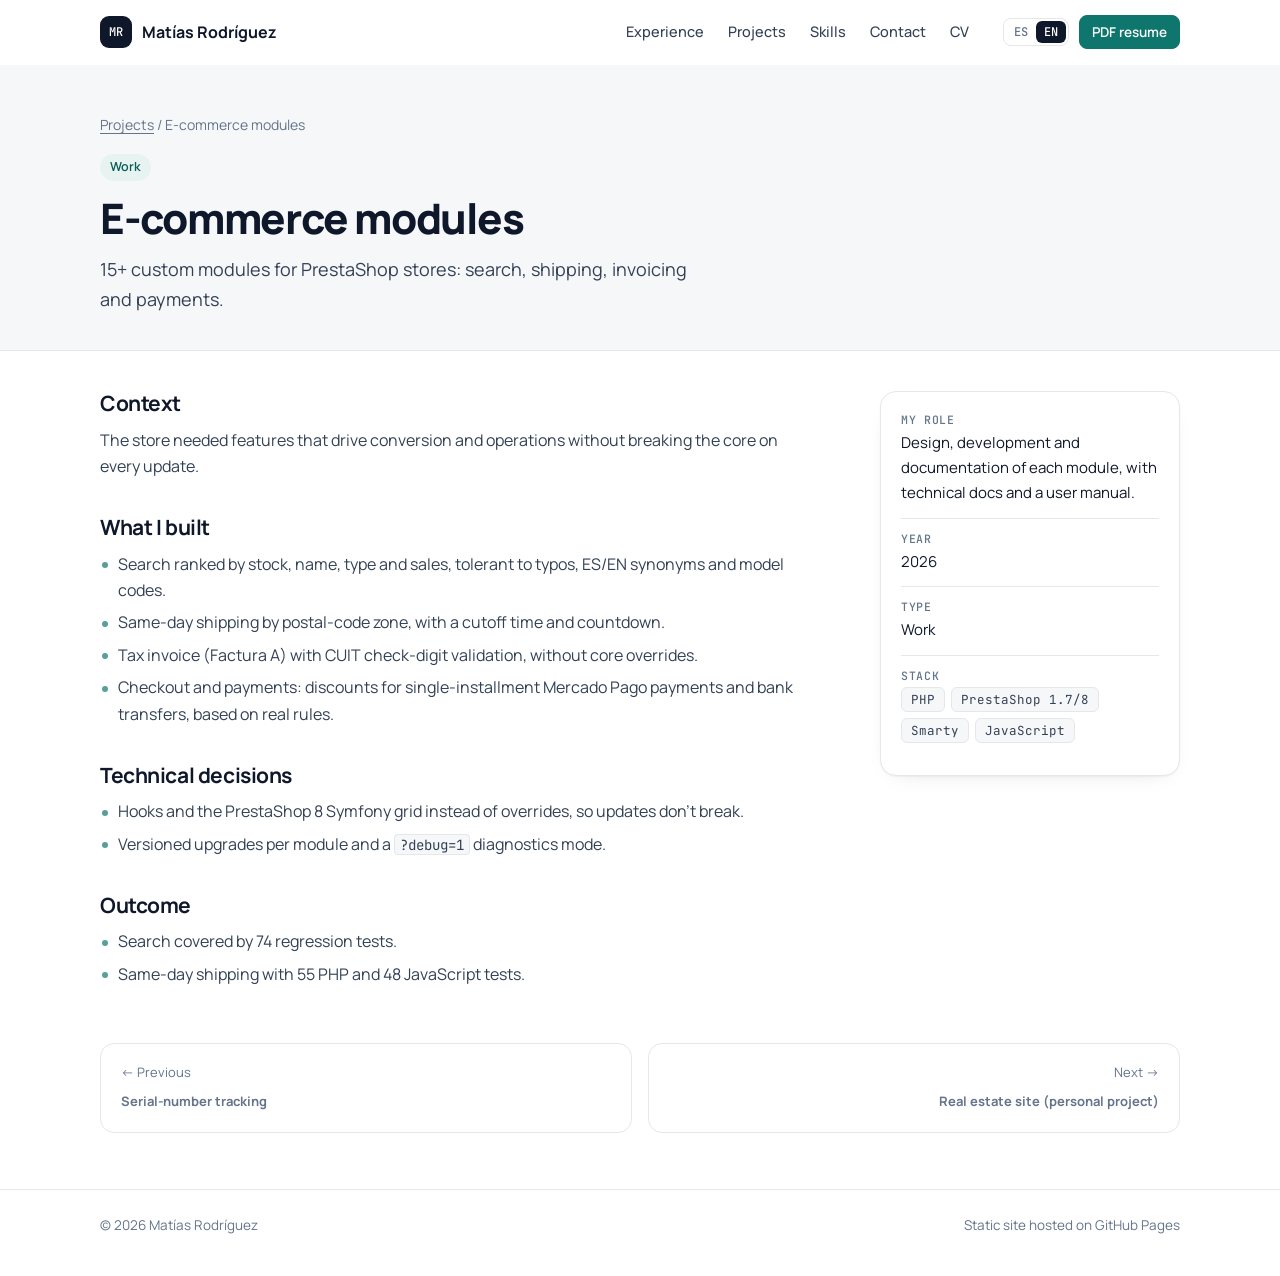
<file: proyectos/modulos-ecommerce.html>
<!DOCTYPE html>
<html lang="es" data-lang="es">
<head>
  <meta charset="UTF-8">
  <meta name="viewport" content="width=device-width, initial-scale=1.0">
  <title>Módulos de e-commerce — Matías Rodríguez</title>
  <meta name="description" content="Más de 15 módulos a medida para tiendas PrestaShop: búsqueda, envíos, facturación y pagos.">
  <meta name="author" content="Matías Rodríguez">
  <meta name="theme-color" content="#ffffff" media="(prefers-color-scheme: light)">
  <meta name="theme-color" content="#0d1117" media="(prefers-color-scheme: dark)">
  <link rel="icon" href="../favicon.svg" type="image/svg+xml">
  <link rel="preconnect" href="https://fonts.googleapis.com">
  <link rel="preconnect" href="https://fonts.gstatic.com" crossorigin>
  <link href="https://fonts.googleapis.com/css2?family=Manrope:wght@400;500;600;700;800&family=JetBrains+Mono:wght@400;500&display=swap" rel="stylesheet">
  <link rel="stylesheet" href="../styles.css">
  <script>
    (function () {
      var lang = 'es';
      try { lang = localStorage.getItem('pp-lang') || (navigator.language || 'es').slice(0, 2); } catch (e) {}
      if (lang !== 'en') lang = 'es';
      document.documentElement.lang = lang;
      document.documentElement.dataset.lang = lang;
    })();
  </script>
</head>
<body data-title-es="Módulos de e-commerce — Matías Rodríguez" data-title-en="E-commerce modules — Matías Rodríguez">
  <a class="skip" href="#contenido"><span lang="es">Saltar al contenido</span><span lang="en">Skip to content</span></a>
  <header class="nav" id="nav">
    <div class="wrap nav__inner">
      <a class="brand" href="../index.html">
        <span class="brand__mark" aria-hidden="true">MR</span>
        <span class="brand__name">Matías Rodríguez</span>
      </a>
      <nav class="nav__links" aria-label="Secciones">
        <a href="../index.html#experiencia"><span lang="es">Experiencia</span><span lang="en">Experience</span></a>
        <a href="../index.html#proyectos"><span lang="es">Proyectos</span><span lang="en">Projects</span></a>
        <a href="../index.html#habilidades"><span lang="es">Habilidades</span><span lang="en">Skills</span></a>
        <a href="../index.html#contacto"><span lang="es">Contacto</span><span lang="en">Contact</span></a>
        <a href="../cv/">CV</a>
      </nav>
      <div class="nav__actions">
        <div class="lang" role="group" aria-label="Idioma / Language">
          <button type="button" data-set-lang="es" aria-pressed="true">ES</button>
          <button type="button" data-set-lang="en" aria-pressed="false">EN</button>
        </div>
        <a class="btn btn--small btn--solid" href="../Rodriguez_Matias_CV.pdf" download><span lang="es">CV en PDF</span><span lang="en">PDF resume</span></a>
      </div>
    </div>
  </header>
  <main id="contenido">
    <header class="chead">
      <div class="wrap">
        <p class="crumbs"><a href="../index.html#proyectos"><span lang="es">Proyectos</span><span lang="en">Projects</span></a> <span aria-hidden="true">/</span> <span lang="es">Módulos de e-commerce</span><span lang="en">E-commerce modules</span></p>
        <span class="tag"><span lang="es">Trabajo</span><span lang="en">Work</span></span>
        <h1><span lang="es">Módulos de e-commerce</span><span lang="en">E-commerce modules</span></h1>
        <p class="chead__summary" lang="es">Más de 15 módulos a medida para tiendas PrestaShop: búsqueda, envíos, facturación y pagos.</p><p class="chead__summary" lang="en">15+ custom modules for PrestaShop stores: search, shipping, invoicing and payments.</p>
      </div>
    </header>

    <div class="wrap case">
      <article class="case__body">
        <section class="case__sec">
          <h2><span lang="es">Contexto</span><span lang="en">Context</span></h2>
          <p lang="es">La tienda necesitaba funciones que impactan en la conversión y la operación sin romper el núcleo en cada actualización.</p><p lang="en">The store needed features that drive conversion and operations without breaking the core on every update.</p>
        </section>
        <section class="case__sec">
          <h2><span lang="es">Qué construí</span><span lang="en">What I built</span></h2>
          <ul class="list" lang="es"><li>Buscador con relevancia por stock, nombre, tipo y ventas, tolerante a errores de tipeo, sinónimos ES/EN y códigos de modelo.</li><li>Envío en el día por zona de código postal, con horario de corte y cuenta regresiva.</li><li>Factura A con validación de CUIT y su dígito verificador, sin overrides del núcleo.</li><li>Checkout y pagos: descuento por pago en una cuota con Mercado Pago y por transferencia, a partir de reglas reales.</li></ul><ul class="list" lang="en"><li>Search ranked by stock, name, type and sales, tolerant to typos, ES/EN synonyms and model codes.</li><li>Same-day shipping by postal-code zone, with a cutoff time and countdown.</li><li>Tax invoice (Factura A) with CUIT check-digit validation, without core overrides.</li><li>Checkout and payments: discounts for single-installment Mercado Pago payments and bank transfers, based on real rules.</li></ul>
        </section>
        <section class="case__sec">
          <h2><span lang="es">Decisiones técnicas</span><span lang="en">Technical decisions</span></h2>
          <ul class="list" lang="es"><li>Hooks y el grid de Symfony de PrestaShop 8 en lugar de overrides, para no romper actualizaciones.</li><li>Upgrades versionados por módulo y modo de diagnóstico <code>?debug=1</code>.</li></ul><ul class="list" lang="en"><li>Hooks and the PrestaShop 8 Symfony grid instead of overrides, so updates don’t break.</li><li>Versioned upgrades per module and a <code>?debug=1</code> diagnostics mode.</li></ul>
        </section>
        <section class="case__sec">
          <h2><span lang="es">Resultado</span><span lang="en">Outcome</span></h2>
          <ul class="list" lang="es"><li>Buscador con 74 pruebas de regresión.</li><li>Envío en el día con 55 tests en PHP y 48 en JavaScript.</li></ul><ul class="list" lang="en"><li>Search covered by 74 regression tests.</li><li>Same-day shipping with 55 PHP and 48 JavaScript tests.</li></ul>
        </section>

      </article>

      <aside class="meta" aria-label="Ficha del proyecto">
        <dl>
          <div><dt><span lang="es">Mi rol</span><span lang="en">My role</span></dt><dd><span lang="es">Diseño, desarrollo y documentación de cada módulo, con manual técnico y manual de usuario.</span><span lang="en">Design, development and documentation of each module, with technical docs and a user manual.</span></dd></div>
          <div><dt><span lang="es">Año</span><span lang="en">Year</span></dt><dd>2026</dd></div>
          <div><dt><span lang="es">Tipo</span><span lang="en">Type</span></dt><dd><span lang="es">Trabajo</span><span lang="en">Work</span></dd></div>
          <div><dt>Stack</dt><dd><ul class="chips"><li>PHP</li><li>PrestaShop 1.7/8</li><li>Smarty</li><li>JavaScript</li></ul></dd></div>
        </dl>
        
      </aside>
    </div>

    <div class="wrap"><nav class="pn" aria-label="Otros casos"><a class="pn__item" href="trazabilidad-seriales.html"><span><span lang="es">← Anterior</span><span lang="en">← Previous</span></span><strong><span lang="es">Trazabilidad de seriales</span><span lang="en">Serial-number tracking</span></strong></a><a class="pn__item pn__item--next" href="inmobiliaria.html"><span><span lang="es">Siguiente →</span><span lang="en">Next →</span></span><strong><span lang="es">Inmobiliaria (proyecto personal)</span><span lang="en">Real estate site (personal project)</span></strong></a></nav></div>
  </main>

  <footer class="foot">
    <div class="wrap foot__inner">
      <span>© 2026 Matías Rodríguez</span>
      <span><span lang="es">Sitio estático alojado en GitHub Pages</span><span lang="en">Static site hosted on GitHub Pages</span></span>
    </div>
  </footer>
  <script src="../script.js"></script>
</body>
</html>
</file>
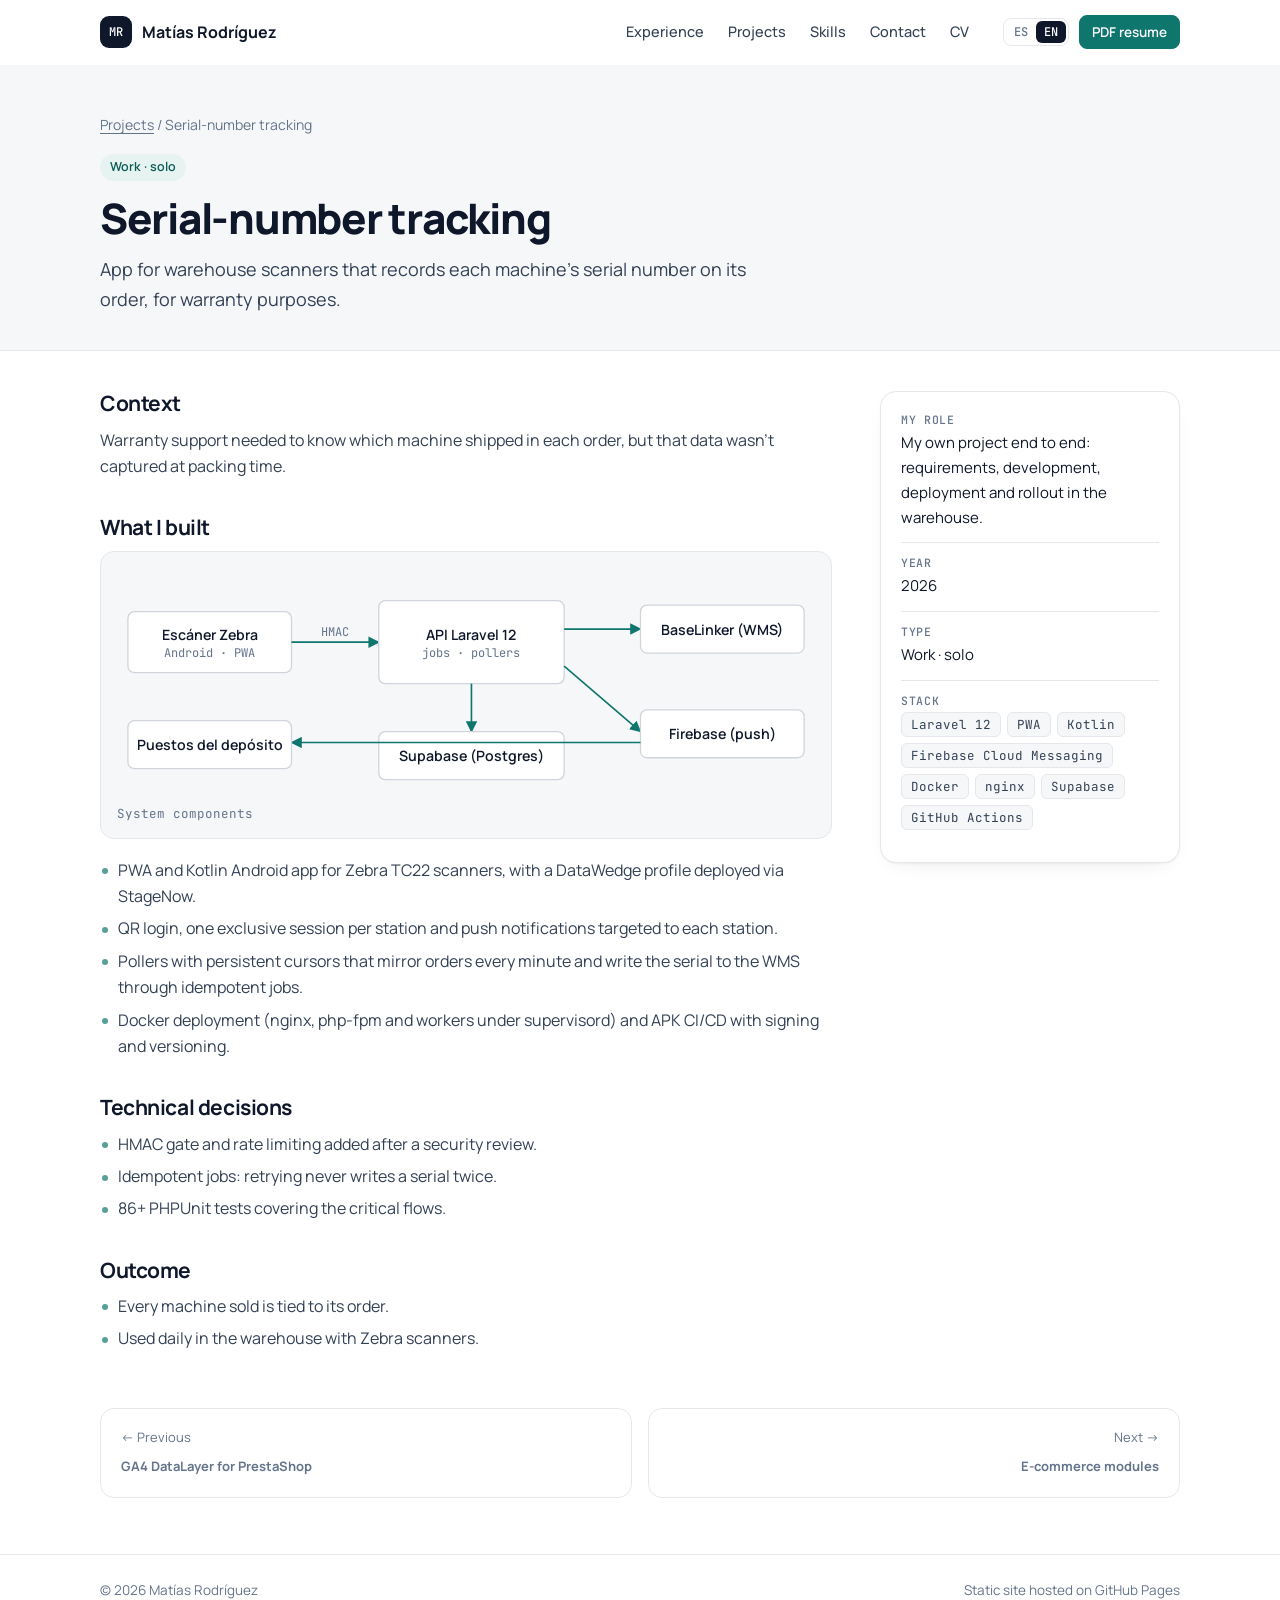
<file: proyectos/trazabilidad-seriales.html>
<!DOCTYPE html>
<html lang="es" data-lang="es">
<head>
  <meta charset="UTF-8">
  <meta name="viewport" content="width=device-width, initial-scale=1.0">
  <title>Trazabilidad de seriales — Matías Rodríguez</title>
  <meta name="description" content="App para los escáneres del depósito que registra el número de serie de cada máquina en su pedido, para la garantía.">
  <meta name="author" content="Matías Rodríguez">
  <meta name="theme-color" content="#ffffff" media="(prefers-color-scheme: light)">
  <meta name="theme-color" content="#0d1117" media="(prefers-color-scheme: dark)">
  <link rel="icon" href="../favicon.svg" type="image/svg+xml">
  <link rel="preconnect" href="https://fonts.googleapis.com">
  <link rel="preconnect" href="https://fonts.gstatic.com" crossorigin>
  <link href="https://fonts.googleapis.com/css2?family=Manrope:wght@400;500;600;700;800&family=JetBrains+Mono:wght@400;500&display=swap" rel="stylesheet">
  <link rel="stylesheet" href="../styles.css">
  <script>
    (function () {
      var lang = 'es';
      try { lang = localStorage.getItem('pp-lang') || (navigator.language || 'es').slice(0, 2); } catch (e) {}
      if (lang !== 'en') lang = 'es';
      document.documentElement.lang = lang;
      document.documentElement.dataset.lang = lang;
    })();
  </script>
</head>
<body data-title-es="Trazabilidad de seriales — Matías Rodríguez" data-title-en="Serial-number tracking — Matías Rodríguez">
  <a class="skip" href="#contenido"><span lang="es">Saltar al contenido</span><span lang="en">Skip to content</span></a>
  <header class="nav" id="nav">
    <div class="wrap nav__inner">
      <a class="brand" href="../index.html">
        <span class="brand__mark" aria-hidden="true">MR</span>
        <span class="brand__name">Matías Rodríguez</span>
      </a>
      <nav class="nav__links" aria-label="Secciones">
        <a href="../index.html#experiencia"><span lang="es">Experiencia</span><span lang="en">Experience</span></a>
        <a href="../index.html#proyectos"><span lang="es">Proyectos</span><span lang="en">Projects</span></a>
        <a href="../index.html#habilidades"><span lang="es">Habilidades</span><span lang="en">Skills</span></a>
        <a href="../index.html#contacto"><span lang="es">Contacto</span><span lang="en">Contact</span></a>
        <a href="../cv/">CV</a>
      </nav>
      <div class="nav__actions">
        <div class="lang" role="group" aria-label="Idioma / Language">
          <button type="button" data-set-lang="es" aria-pressed="true">ES</button>
          <button type="button" data-set-lang="en" aria-pressed="false">EN</button>
        </div>
        <a class="btn btn--small btn--solid" href="../Rodriguez_Matias_CV.pdf" download><span lang="es">CV en PDF</span><span lang="en">PDF resume</span></a>
      </div>
    </div>
  </header>
  <main id="contenido">
    <header class="chead">
      <div class="wrap">
        <p class="crumbs"><a href="../index.html#proyectos"><span lang="es">Proyectos</span><span lang="en">Projects</span></a> <span aria-hidden="true">/</span> <span lang="es">Trazabilidad de seriales</span><span lang="en">Serial-number tracking</span></p>
        <span class="tag"><span lang="es">Trabajo · propio</span><span lang="en">Work · solo</span></span>
        <h1><span lang="es">Trazabilidad de seriales</span><span lang="en">Serial-number tracking</span></h1>
        <p class="chead__summary" lang="es">App para los escáneres del depósito que registra el número de serie de cada máquina en su pedido, para la garantía.</p><p class="chead__summary" lang="en">App for warehouse scanners that records each machine’s serial number on its order, for warranty purposes.</p>
      </div>
    </header>

    <div class="wrap case">
      <article class="case__body">
        <section class="case__sec">
          <h2><span lang="es">Contexto</span><span lang="en">Context</span></h2>
          <p lang="es">Para dar garantía hacía falta saber qué máquina salió en cada pedido, pero ese dato no se registraba al embalar.</p><p lang="en">Warranty support needed to know which machine shipped in each order, but that data wasn’t captured at packing time.</p>
        </section>
        <section class="case__sec">
          <h2><span lang="es">Qué construí</span><span lang="en">What I built</span></h2>
          <figure class="diagram">
        <svg viewBox="0 0 640 210" role="img" aria-label="Componentes del sistema">
          <defs><marker id="arrow" viewBox="0 0 10 10" refX="9" refY="5" markerWidth="7" markerHeight="7" orient="auto-start-reverse"><path d="M0 0 10 5 0 10z" class="d-arrow"/></marker></defs>
          <rect x="10" y="40" width="150" height="56" rx="6" class="d-box"/><text x="85" y="66" class="d-t">Escáner Zebra</text><text x="85" y="82" class="d-s">Android · PWA</text><line x1="160" y1="68" x2="240" y2="68" class="d-l" marker-end="url(#arrow)"/><text x="200" y="62" class="d-lab">HMAC</text><rect x="240" y="30" width="170" height="76" rx="6" class="d-box"/><text x="325" y="66" class="d-t">API Laravel 12</text><text x="325" y="82" class="d-s">jobs · pollers</text><line x1="410" y1="56" x2="480" y2="56" class="d-l" marker-end="url(#arrow)"/><rect x="480" y="34" width="150" height="44" rx="6" class="d-box"/><text x="555" y="61" class="d-t">BaseLinker (WMS)</text><line x1="325" y1="106" x2="325" y2="150" class="d-l" marker-end="url(#arrow)"/><rect x="240" y="150" width="170" height="44" rx="6" class="d-box"/><text x="325" y="177" class="d-t">Supabase (Postgres)</text><line x1="410" y1="90" x2="480" y2="150" class="d-l" marker-end="url(#arrow)"/><rect x="480" y="130" width="150" height="44" rx="6" class="d-box"/><text x="555" y="157" class="d-t">Firebase (push)</text><line x1="480" y1="160" x2="160" y2="160" class="d-l" marker-end="url(#arrow)"/><rect x="10" y="140" width="150" height="44" rx="6" class="d-box"/><text x="85" y="167" class="d-t">Puestos del depósito</text>
        </svg>
        <figcaption><span lang="es">Componentes del sistema</span><span lang="en">System components</span></figcaption>
      </figure><ul class="list" lang="es"><li>PWA y app Android en Kotlin para escáneres Zebra TC22, con perfil DataWedge replicado por StageNow.</li><li>Login por QR, sesión exclusiva por puesto y notificaciones push dirigidas a cada puesto.</li><li>Pollers con cursores persistentes que espejan los pedidos cada minuto y escriben el serial en el WMS con jobs idempotentes.</li><li>Despliegue con Docker (nginx, php-fpm y workers bajo supervisord) y CI/CD del APK con firma y versionado.</li></ul><ul class="list" lang="en"><li>PWA and Kotlin Android app for Zebra TC22 scanners, with a DataWedge profile deployed via StageNow.</li><li>QR login, one exclusive session per station and push notifications targeted to each station.</li><li>Pollers with persistent cursors that mirror orders every minute and write the serial to the WMS through idempotent jobs.</li><li>Docker deployment (nginx, php-fpm and workers under supervisord) and APK CI/CD with signing and versioning.</li></ul>
        </section>
        <section class="case__sec">
          <h2><span lang="es">Decisiones técnicas</span><span lang="en">Technical decisions</span></h2>
          <ul class="list" lang="es"><li>Gate HMAC y rate limiting agregados después de una revisión de seguridad.</li><li>Jobs idempotentes: reintentar nunca escribe un serial dos veces.</li><li>Más de 86 tests en PHPUnit sobre los flujos críticos.</li></ul><ul class="list" lang="en"><li>HMAC gate and rate limiting added after a security review.</li><li>Idempotent jobs: retrying never writes a serial twice.</li><li>86+ PHPUnit tests covering the critical flows.</li></ul>
        </section>
        <section class="case__sec">
          <h2><span lang="es">Resultado</span><span lang="en">Outcome</span></h2>
          <ul class="list" lang="es"><li>Cada máquina vendida queda identificada en su pedido.</li><li>En uso diario en el depósito con escáneres Zebra.</li></ul><ul class="list" lang="en"><li>Every machine sold is tied to its order.</li><li>Used daily in the warehouse with Zebra scanners.</li></ul>
        </section>

      </article>

      <aside class="meta" aria-label="Ficha del proyecto">
        <dl>
          <div><dt><span lang="es">Mi rol</span><span lang="en">My role</span></dt><dd><span lang="es">Proyecto propio de punta a punta: relevamiento, desarrollo, despliegue y puesta en marcha en el depósito.</span><span lang="en">My own project end to end: requirements, development, deployment and rollout in the warehouse.</span></dd></div>
          <div><dt><span lang="es">Año</span><span lang="en">Year</span></dt><dd>2026</dd></div>
          <div><dt><span lang="es">Tipo</span><span lang="en">Type</span></dt><dd><span lang="es">Trabajo · propio</span><span lang="en">Work · solo</span></dd></div>
          <div><dt>Stack</dt><dd><ul class="chips"><li>Laravel 12</li><li>PWA</li><li>Kotlin</li><li>Firebase Cloud Messaging</li><li>Docker</li><li>nginx</li><li>Supabase</li><li>GitHub Actions</li></ul></dd></div>
        </dl>
        
      </aside>
    </div>

    <div class="wrap"><nav class="pn" aria-label="Otros casos"><a class="pn__item" href="datalayer-ga4.html"><span><span lang="es">← Anterior</span><span lang="en">← Previous</span></span><strong><span lang="es">DataLayer GA4 para PrestaShop</span><span lang="en">GA4 DataLayer for PrestaShop</span></strong></a><a class="pn__item pn__item--next" href="modulos-ecommerce.html"><span><span lang="es">Siguiente →</span><span lang="en">Next →</span></span><strong><span lang="es">Módulos de e-commerce</span><span lang="en">E-commerce modules</span></strong></a></nav></div>
  </main>

  <footer class="foot">
    <div class="wrap foot__inner">
      <span>© 2026 Matías Rodríguez</span>
      <span><span lang="es">Sitio estático alojado en GitHub Pages</span><span lang="en">Static site hosted on GitHub Pages</span></span>
    </div>
  </footer>
  <script src="../script.js"></script>
</body>
</html>
</file>
<file: styles.css>
/* ============ Tokens ============ */
:root {
  --bg: #ffffff;
  --bg-soft: #f6f7f9;
  --surface: #ffffff;
  --ink: #0f172a;
  --ink-2: #334155;
  --muted: #64748b;
  --line: #e5e7eb;
  --line-2: #d1d5db;
  --accent: #0f766e;
  --accent-ink: #0b5c56;
  --accent-soft: #e7f3f1;
  --ok: #16a34a;
  --shadow: 0 1px 2px rgba(15, 23, 42, 0.05), 0 8px 24px -16px rgba(15, 23, 42, 0.18);

  --sans: "Manrope", system-ui, -apple-system, "Segoe UI", sans-serif;
  --mono: "JetBrains Mono", ui-monospace, Consolas, monospace;
  --ease: cubic-bezier(0.23, 1, 0.32, 1);
  --wrap: 1080px;
  color-scheme: light;
}

@media (prefers-color-scheme: dark) {
  :root {
    --bg: #0d1117;
    --bg-soft: #11161d;
    --surface: #151b23;
    --ink: #e6edf3;
    --ink-2: #c3ccd6;
    --muted: #8b96a3;
    --line: #232b36;
    --line-2: #313b48;
    --accent: #3fb8a8;
    --accent-ink: #6fd0c2;
    --accent-soft: #14302d;
    --ok: #3fb950;
    --shadow: 0 1px 2px rgba(0, 0, 0, 0.3), 0 10px 28px -18px rgba(0, 0, 0, 0.7);
    color-scheme: dark;
  }
}

/* ============ Base ============ */
*, *::before, *::after { box-sizing: border-box; }
* { margin: 0; padding: 0; }
html { scroll-behavior: smooth; scroll-padding-top: 80px; -webkit-text-size-adjust: 100%; }
@media (prefers-reduced-motion: reduce) { html { scroll-behavior: auto; } }
body {
  background: var(--bg); color: var(--ink-2);
  font: 400 16px/1.65 var(--sans);
  -webkit-font-smoothing: antialiased;
}
h1, h2, h3 { color: var(--ink); font-weight: 700; line-height: 1.2; letter-spacing: -0.02em; text-wrap: balance; }
p { text-wrap: pretty; }
a { color: var(--accent-ink); text-underline-offset: 3px; }
ul, ol { list-style: none; }
button { font: inherit; color: inherit; cursor: pointer; }
code { font: 400 0.88em var(--mono); background: var(--bg-soft); border: 1px solid var(--line); border-radius: 4px; padding: 0.05em 0.35em; }
:focus-visible { outline: 2px solid var(--accent); outline-offset: 3px; border-radius: 4px; }
::selection { background: var(--accent-soft); color: var(--ink); }

/* Mostrar solo el idioma activo */
html[data-lang="es"] [lang="en"],
html[data-lang="en"] [lang="es"] { display: none !important; }

.wrap { width: 100%; max-width: calc(var(--wrap) + 48px); margin: 0 auto; padding: 0 24px; }
.skip { position: absolute; left: -9999px; top: 8px; z-index: 100; background: var(--ink); color: var(--bg); padding: 8px 12px; border-radius: 6px; }
.skip:focus { left: 8px; }

/* ============ Botones ============ */
.btn {
  display: inline-flex; align-items: center; justify-content: center; gap: 8px;
  height: 42px; padding: 0 16px; border-radius: 10px;
  border: 1px solid var(--line-2); background: var(--surface); color: var(--ink);
  font-size: 15px; font-weight: 600; text-decoration: none;
  transition: border-color 150ms ease, background-color 150ms ease, transform 140ms var(--ease);
}
.btn:hover { border-color: var(--muted); }
.btn:active { transform: scale(0.97); }
.btn--solid { background: var(--accent); border-color: var(--accent); color: #fff; }
.btn--solid:hover { background: var(--accent-ink); border-color: var(--accent-ink); }
.btn--ghost { border-color: transparent; background: transparent; color: var(--ink-2); }
.btn--ghost:hover { border-color: var(--line-2); color: var(--ink); }
.btn--small { height: 34px; padding: 0 12px; font-size: 13.5px; border-radius: 8px; }

/* ============ Navegación ============ */
.nav { position: sticky; top: 0; z-index: 50; background: color-mix(in srgb, var(--bg) 92%, transparent); backdrop-filter: blur(8px); border-bottom: 1px solid transparent; transition: border-color 200ms ease; }
.nav.is-scrolled { border-bottom-color: var(--line); }
.nav__inner { display: flex; align-items: center; gap: 24px; height: 64px; }
.brand { display: flex; align-items: center; gap: 10px; color: var(--ink); text-decoration: none; font-weight: 700; }
.brand__mark { display: grid; place-items: center; width: 32px; height: 32px; border-radius: 9px; background: var(--ink); color: var(--bg); font: 500 12px var(--mono); }
.nav__links { display: flex; gap: 4px; margin-left: auto; }
.nav__links a { padding: 6px 10px; border-radius: 8px; color: var(--ink-2); font-size: 14.5px; font-weight: 500; text-decoration: none; transition: background-color 150ms ease, color 150ms ease; }
.nav__links a:hover { background: var(--bg-soft); color: var(--ink); }
.nav__actions { display: flex; align-items: center; gap: 10px; }
.lang { display: inline-flex; padding: 2px; border: 1px solid var(--line); border-radius: 8px; }
.lang button { border: 0; background: none; padding: 3px 8px; border-radius: 6px; font: 500 12px var(--mono); color: var(--muted); }
.lang button[aria-pressed="true"] { background: var(--ink); color: var(--bg); }
@media (max-width: 860px) {
  .nav__links { display: none; }
  .nav__actions { margin-left: auto; }
}
@media (max-width: 420px) { .brand__name { display: none; } }

/* ============ Hero ============ */
.hero { padding: 72px 0 64px; border-bottom: 1px solid var(--line); }
.hero__inner { display: grid; grid-template-columns: 1.35fr 1fr; gap: 48px; align-items: center; }
.status { display: inline-flex; align-items: center; gap: 8px; padding: 4px 12px 4px 10px; border: 1px solid var(--line); border-radius: 999px; font-size: 13.5px; font-weight: 500; color: var(--ink-2); }
.dot { width: 8px; height: 8px; border-radius: 50%; background: var(--ok); box-shadow: 0 0 0 3px color-mix(in srgb, var(--ok) 20%, transparent); }
.hero h1 { font-size: clamp(36px, 5vw, 52px); font-weight: 800; letter-spacing: -0.035em; margin-top: 18px; }
.hero__role { margin-top: 8px; font-size: clamp(17px, 2vw, 20px); font-weight: 600; color: var(--accent-ink); }
.hero__bio { margin-top: 16px; font-size: 17px; max-width: 52ch; }
.facts { display: flex; flex-wrap: wrap; gap: 6px 18px; margin-top: 18px; font-size: 14.5px; color: var(--muted); }
.facts li { display: flex; align-items: center; gap: 8px; }
.facts li + li::before { content: ""; width: 4px; height: 4px; border-radius: 50%; background: var(--line-2); margin-left: -10px; }
.hero__cta { display: flex; flex-wrap: wrap; gap: 10px; margin-top: 28px; }

.summary { padding: 24px; border: 1px solid var(--line); border-radius: 16px; background: var(--surface); box-shadow: var(--shadow); }
.summary__label { font: 500 12px var(--mono); text-transform: uppercase; letter-spacing: 0.08em; color: var(--muted); }
.summary dl { margin-top: 14px; }
.summary dl > div { padding: 10px 0; border-bottom: 1px dashed var(--line); }
.summary dt { font-size: 13px; color: var(--muted); }
.summary dd { color: var(--ink); font-weight: 600; }
.stats { display: grid; grid-template-columns: repeat(3, 1fr); gap: 8px; margin-top: 16px; }
.stats li { display: flex; flex-direction: column; gap: 2px; padding: 12px; border-radius: 10px; background: var(--bg-soft); font-size: 12.5px; line-height: 1.35; color: var(--muted); }
.stats strong { font-size: 22px; font-weight: 800; letter-spacing: -0.03em; color: var(--ink); }
@media (max-width: 900px) {
  .hero { padding: 48px 0; }
  .hero__inner { grid-template-columns: 1fr; gap: 32px; }
}

/* ============ Secciones ============ */
.section { padding: 72px 0; }
.section--soft { background: var(--bg-soft); border-block: 1px solid var(--line); }
.section__head { display: flex; flex-wrap: wrap; align-items: baseline; justify-content: space-between; gap: 8px 32px; margin-bottom: 32px; }
.section__head h2 { font-size: clamp(26px, 3vw, 32px); }
.section__note { max-width: 52ch; color: var(--muted); font-size: 15px; }
@media (max-width: 640px) { .section { padding: 56px 0; } }

/* Experiencia */
.timeline { position: relative; display: grid; gap: 16px; padding-left: 28px; }
.timeline::before { content: ""; position: absolute; left: 7px; top: 10px; bottom: 10px; width: 2px; background: var(--line); border-radius: 2px; }
.job { position: relative; padding: 22px 24px; border: 1px solid var(--line); border-radius: 14px; background: var(--surface); }
.job__dot { position: absolute; left: -28px; top: 28px; width: 16px; height: 16px; border-radius: 50%; background: var(--bg); border: 3px solid var(--accent); }
.job:not(:first-child) .job__dot { border-color: var(--line-2); }
.job__head { display: flex; flex-wrap: wrap; align-items: baseline; justify-content: space-between; gap: 4px 16px; }
.job h3 { font-size: 18px; }
.job__when { font: 500 13px var(--mono); color: var(--muted); }
.job__org { margin-top: 2px; font-size: 14.5px; color: var(--muted); }
.list { margin-top: 12px; display: grid; gap: 6px; }
.list li { position: relative; padding-left: 18px; }
.list li::before { content: ""; position: absolute; left: 2px; top: 0.72em; width: 6px; height: 6px; border-radius: 50%; background: var(--accent); opacity: 0.7; }

/* Proyectos */
.pgrid { display: grid; grid-template-columns: repeat(2, 1fr); gap: 16px; }
.pcard {
  position: relative; display: flex; flex-direction: column; gap: 10px;
  padding: 24px; border: 1px solid var(--line); border-radius: 16px; background: var(--surface);
  transition: border-color 200ms ease, box-shadow 200ms ease, transform 200ms var(--ease);
}
.pcard:hover { border-color: var(--line-2); box-shadow: var(--shadow); transform: translateY(-2px); }
.pcard:focus-within { border-color: var(--accent); }
.pcard__top { display: flex; justify-content: space-between; align-items: center; }
.pcard__year { font: 500 13px var(--mono); color: var(--muted); }
.pcard h3 { font-size: 19px; }
.pcard__link { color: var(--ink); text-decoration: none; }
.pcard__link::after { content: ""; position: absolute; inset: 0; border-radius: 16px; }
.pcard > p:not([class]) { font-size: 15px; }
.pcard__more { margin-top: auto; padding-top: 4px; font-size: 14px; font-weight: 600; color: var(--accent-ink); }
.pcard:hover .pcard__more { text-decoration: underline; }
.tag { display: inline-flex; align-items: center; padding: 3px 10px; border-radius: 999px; background: var(--accent-soft); color: var(--accent-ink); font-size: 12.5px; font-weight: 600; width: fit-content; }
.chips { display: flex; flex-wrap: wrap; gap: 6px; }
.chips li { padding: 3px 9px; border: 1px solid var(--line); border-radius: 6px; font: 400 12.5px var(--mono); color: var(--ink-2); background: var(--bg-soft); }
@media (max-width: 760px) { .pgrid { grid-template-columns: 1fr; } }

.others { margin-top: 32px; }
.others h3 { font-size: 16px; margin-bottom: 10px; }
.others li { display: flex; flex-wrap: wrap; align-items: baseline; gap: 4px 12px; padding: 10px 0; border-top: 1px solid var(--line); font-size: 15px; }
.others li { padding: 14px 0; }
.others__main { flex: 1 1 380px; min-width: 0; }
.others__main strong { display: block; font-weight: 600; margin-bottom: 2px; }
.others__main p { color: var(--muted); font-size: 14.5px; }
.others__stack { margin-left: auto; font: 400 12.5px var(--mono); color: var(--muted); }
.others__links { flex-basis: 100%; display: flex; flex-wrap: wrap; gap: 4px 16px; font-size: 14px; }
.others__links a { font-weight: 600; }

/* Habilidades */
.sgrid { display: grid; grid-template-columns: repeat(4, 1fr); gap: 12px; }
.scard { padding: 18px; border: 1px solid var(--line); border-radius: 14px; background: var(--surface); }
.scard h3 { font-size: 15px; margin-bottom: 10px; }
@media (max-width: 960px) { .sgrid { grid-template-columns: repeat(2, 1fr); } }
@media (max-width: 520px) { .sgrid { grid-template-columns: 1fr; } }

/* Formación e idiomas */
.duo { display: grid; grid-template-columns: 1fr 1fr; gap: 16px; }
.card { padding: 24px; border: 1px solid var(--line); border-radius: 16px; background: var(--surface); }
.card__title { font-size: 20px; margin-bottom: 12px; }
.plain li { display: flex; flex-direction: column; padding: 10px 0; border-top: 1px solid var(--line); }
.plain strong { color: var(--ink); font-weight: 600; }
.plain span { font-size: 14.5px; color: var(--muted); }
.card__note { margin-top: 12px; font: 400 13px var(--mono); color: var(--muted); }
@media (max-width: 760px) { .duo { grid-template-columns: 1fr; } }

/* Contacto */
.contact { display: grid; grid-template-columns: 1fr 1.2fr; gap: 32px; align-items: center; padding: 32px; border: 1px solid var(--line); border-radius: 20px; background: var(--surface); box-shadow: var(--shadow); }
.contact h2 { font-size: clamp(24px, 3vw, 30px); margin-bottom: 8px; }
.contact__list li { display: flex; flex-wrap: wrap; align-items: center; gap: 6px 12px; padding: 12px 0; border-top: 1px solid var(--line); }
.contact__list li:first-child { border-top: 0; }
.contact__k { width: 84px; font: 500 12px var(--mono); text-transform: uppercase; letter-spacing: 0.06em; color: var(--muted); }
.contact__list a { font-weight: 600; }
.copy { margin-left: auto; padding: 3px 10px; border: 1px solid var(--line-2); border-radius: 6px; background: none; font: 500 12px var(--mono); color: var(--ink-2); }
.copy:hover { border-color: var(--muted); color: var(--ink); }
@media (max-width: 760px) { .contact { grid-template-columns: 1fr; padding: 24px; } }

/* Footer */
.foot { border-top: 1px solid var(--line); padding: 24px 0 40px; font-size: 13.5px; color: var(--muted); }
.foot__inner { display: flex; flex-wrap: wrap; justify-content: space-between; gap: 8px; }

/* ============ Página de caso ============ */
.chead { padding: 48px 0 36px; border-bottom: 1px solid var(--line); background: var(--bg-soft); }
.crumbs { font-size: 14px; color: var(--muted); margin-bottom: 16px; }
.crumbs a { color: var(--muted); }
.crumbs a:hover { color: var(--accent-ink); }
.chead h1 { margin-top: 12px; font-size: clamp(30px, 4vw, 42px); font-weight: 800; letter-spacing: -0.03em; }
.chead__summary { margin-top: 12px; max-width: 62ch; font-size: 18px; }

.case { display: grid; grid-template-columns: minmax(0, 1fr) 300px; gap: 48px; padding-top: 40px; padding-bottom: 24px; align-items: start; }
.case__sec + .case__sec { margin-top: 36px; }
.case__sec h2 { font-size: 21px; margin-bottom: 10px; }
.case__sec .list { margin-top: 4px; }

.meta { position: sticky; top: 88px; padding: 20px; border: 1px solid var(--line); border-radius: 16px; background: var(--surface); box-shadow: var(--shadow); }
.meta dl > div { padding: 12px 0; border-top: 1px solid var(--line); }
.meta dl > div:first-child { border-top: 0; padding-top: 0; }
.meta dt { font: 500 11.5px var(--mono); text-transform: uppercase; letter-spacing: 0.06em; color: var(--muted); margin-bottom: 4px; }
.meta dd { color: var(--ink); font-size: 15px; }
.meta .chips { margin-top: 4px; }
.meta__links { display: flex; flex-wrap: wrap; gap: 8px; margin-top: 16px; }
@media (max-width: 900px) {
  .case { grid-template-columns: 1fr; gap: 32px; }
  .meta { position: static; order: -1; }
}

/* Diagramas */
.diagram { margin: 6px 0 18px; padding: 16px; border: 1px solid var(--line); border-radius: 14px; background: var(--bg-soft); }
.diagram svg { display: block; width: 100%; height: auto; }
.diagram figcaption { margin-top: 8px; font: 400 12.5px var(--mono); color: var(--muted); }
.d-box { fill: var(--surface); stroke: var(--line-2); stroke-width: 1.2; }
.d-t { font: 600 13px var(--sans); fill: var(--ink); text-anchor: middle; }
.d-s { font: 400 11px var(--mono); fill: var(--muted); text-anchor: middle; }
.d-l { stroke: var(--accent); stroke-width: 1.5; fill: none; }
.d-arrow { fill: var(--accent); }
.d-lab { font: 400 11px var(--mono); fill: var(--muted); text-anchor: middle; }

/* Anterior / siguiente */
.pn { display: grid; grid-template-columns: 1fr 1fr; gap: 16px; padding: 32px 0 56px; }
.pn__item { display: flex; flex-direction: column; gap: 4px; padding: 18px 20px; border: 1px solid var(--line); border-radius: 14px; background: var(--surface); text-decoration: none; transition: border-color 150ms ease, transform 150ms var(--ease); }
.pn__item:hover { border-color: var(--accent); transform: translateY(-1px); }
.pn__item span { font-size: 13px; color: var(--muted); }
.pn__item strong { color: var(--ink); font-weight: 700; }
.pn__item--next { text-align: right; }
@media (max-width: 600px) { .pn { grid-template-columns: 1fr; } .pn__item--next { text-align: left; } }

/* ============ Impresión ============ */
@media print {
  .nav, .hero__cta, .copy, .pn, .meta__links, .lang { display: none !important; }
  .section, .hero { padding: 16pt 0; }
  .section--soft { background: none; }
  .pcard, .job, .card, .scard, .summary, .contact, .meta { box-shadow: none; break-inside: avoid; }
}
</file>
<file: cv/styles.css>
/* ============ Tokens ============ */
:root {
  --bg: #fafaf9;
  --ink: #18181b;
  --ink-2: #3f3f46;
  --muted: #71717a;
  --line: #e4e4e7;
  --accent: #1d5c46;
  --accent-soft: #e6efe9;

  --serif: "Newsreader", Georgia, "Times New Roman", serif;
  --sans: "Public Sans", system-ui, -apple-system, "Segoe UI", sans-serif;
  --mono: "IBM Plex Mono", ui-monospace, Consolas, monospace;

  --label: 128px;
  color-scheme: light;
}

@media (prefers-color-scheme: dark) {
  :root {
    --bg: #141414;
    --ink: #ededed;
    --ink-2: #c8c8c8;
    --muted: #8f8f8f;
    --line: #2a2a2a;
    --accent: #7cc4a0;
    --accent-soft: #1e2b25;
    color-scheme: dark;
  }
}

/* ============ Base ============ */
*, *::before, *::after { box-sizing: border-box; }
* { margin: 0; padding: 0; }

body {
  background: var(--bg);
  color: var(--ink-2);
  font: 400 15.5px/1.6 var(--sans);
  -webkit-font-smoothing: antialiased;
  text-rendering: optimizeLegibility;
}

a { color: var(--ink); text-decoration: underline; text-decoration-color: var(--line); text-underline-offset: 3px; transition: text-decoration-color 150ms ease, color 150ms ease; }
a:hover { color: var(--accent); text-decoration-color: currentColor; }
ul { list-style: none; }
button { font: inherit; color: inherit; cursor: pointer; }
:focus-visible { outline: 2px solid var(--accent); outline-offset: 3px; border-radius: 3px; }
::selection { background: var(--accent-soft); color: var(--ink); }

/* Mostrar solo el idioma activo */
html[data-lang="es"] [lang="en"],
html[data-lang="en"] [lang="es"] { display: none !important; }

/* ============ Hoja ============ */
.cv { max-width: 760px; margin: 0 auto; padding: 72px 24px 56px; }

/* ============ Encabezado ============ */
.top { display: flex; justify-content: space-between; align-items: flex-start; gap: 24px; padding-bottom: 32px; margin-bottom: 8px; border-bottom: 1px solid var(--line); }
.top h1 { font: 600 34px/1.1 var(--serif); letter-spacing: -0.01em; color: var(--ink); }
.top__role { margin-top: 8px; font-size: 16px; color: var(--ink-2); }
.top__meta { display: flex; flex-wrap: wrap; gap: 4px 16px; margin-top: 10px; font-size: 14px; color: var(--muted); }
.top__meta a { color: var(--muted); }

.tools { display: flex; flex-wrap: wrap; justify-content: flex-end; align-items: center; gap: 8px; flex: none; }
.lang { display: inline-flex; padding: 2px; border: 1px solid var(--line); border-radius: 8px; }
.lang button {
  border: 0; background: none; padding: 4px 9px; border-radius: 6px;
  font: 400 12px var(--mono); color: var(--muted);
  transition: background-color 150ms ease, color 150ms ease;
}
.lang button[aria-pressed="true"] { background: var(--ink); color: var(--bg); }
.tool {
  display: inline-flex; align-items: center; height: 30px; padding: 0 11px;
  border: 1px solid var(--line); border-radius: 8px; background: none;
  font-size: 13px; color: var(--ink); text-decoration: none;
  transition: border-color 150ms ease, transform 120ms ease;
}
.tool:hover { border-color: var(--muted); color: var(--ink); }
.tool:active { transform: scale(0.97); }

/* ============ Secciones ============ */
.row { display: grid; grid-template-columns: var(--label) minmax(0, 1fr); gap: 0 24px; padding: 28px 0; border-bottom: 1px solid var(--line); }
.row h2 { font: 400 12.5px/1.9 var(--mono); text-transform: uppercase; letter-spacing: 0.06em; color: var(--muted); }
.row__body > p + p { margin-top: 10px; }

/* Entradas con años a la izquierda (estilo read.cv) */
.item { display: grid; grid-template-columns: 112px minmax(0, 1fr); gap: 0 16px; }
.item + .item { margin-top: 22px; }
.item__when { font: 400 12.5px/1.9 var(--mono); color: var(--muted); }
.item h3 { font: 600 17px/1.35 var(--serif); color: var(--ink); }
.item h3 a { text-decoration-color: var(--line); }
.item__org { font-size: 14.5px; color: var(--muted); margin-bottom: 6px; }
.item > div > p:not([class]) { margin-top: 2px; }
.item ul { margin-top: 8px; }
.item li { position: relative; padding-left: 16px; }
.item li + li { margin-top: 4px; }
.item li::before { content: ""; position: absolute; left: 2px; top: 0.78em; width: 5px; height: 1px; background: var(--muted); }
.item__stack { margin-top: 6px; font: 400 12.5px var(--mono); color: var(--accent); }

/* Listas de etiqueta: valor */
.skills > div { display: grid; grid-template-columns: 112px minmax(0, 1fr); gap: 0 16px; padding: 3px 0; }
.skills dt { color: var(--ink); font-weight: 500; }
.skills dd { color: var(--ink-2); }
.links dd { display: flex; flex-wrap: wrap; align-items: center; gap: 4px 10px; }
.copy {
  border: 1px solid var(--line); border-radius: 6px; background: none;
  padding: 1px 8px; font: 400 11.5px var(--mono); color: var(--muted);
  transition: border-color 150ms ease, color 150ms ease;
}
.copy:hover { border-color: var(--muted); color: var(--ink); }

.foot { padding-top: 24px; font: 400 12px var(--mono); color: var(--muted); }

/* ============ Responsive ============ */
@media (max-width: 640px) {
  .cv { padding: 40px 18px 40px; }
  .top { flex-direction: column; }
  .tools { justify-content: flex-start; }
  .top h1 { font-size: 30px; }
  .row { grid-template-columns: 1fr; gap: 10px 0; padding: 24px 0; }
  .item, .skills > div { grid-template-columns: 1fr; }
  .item__when { line-height: 1.6; }
  .skills > div + div { margin-top: 6px; }
}

/* ============ Impresión ============ */
@media print {
  @page { size: A4; margin: 14mm 15mm; }
  :root {
    --bg: #fff; --ink: #000; --ink-2: #222; --muted: #555; --line: #ccc; --accent: #1d5c46;
    color-scheme: light;
  }
  body { font-size: 10pt; line-height: 1.45; }
  .cv { max-width: none; padding: 0; }
  .tools, .copy, .foot { display: none !important; }
  .top { padding-bottom: 12pt; }
  .top h1 { font-size: 22pt; }
  .row { padding: 10pt 0; }
  .row h2 { break-after: avoid; }
  .item { break-inside: avoid; }
  .item + .item { margin-top: 9pt; }
  a { text-decoration: none; color: var(--ink); }
}
</file>
